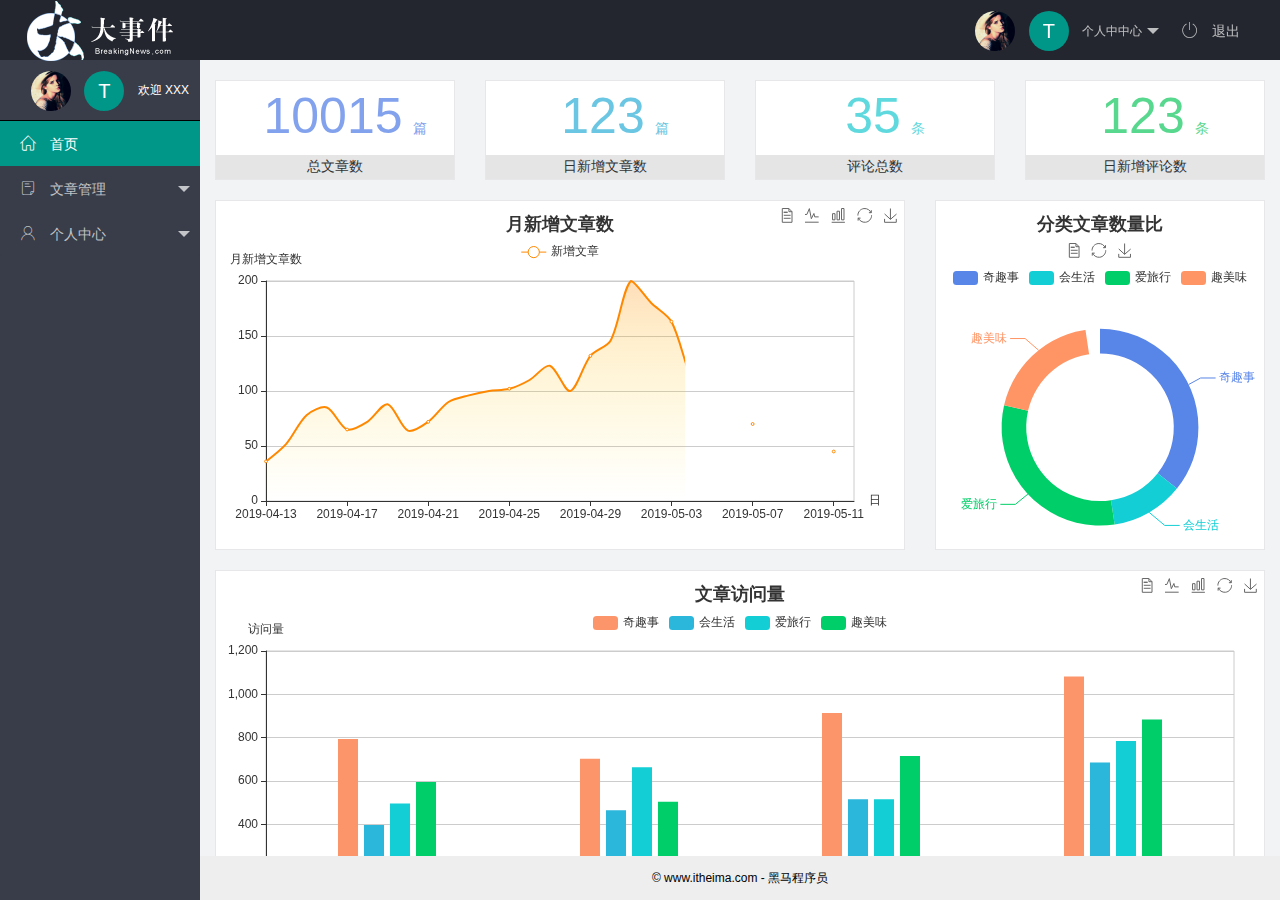
<file: index.html>
<!DOCTYPE html>
<html>

<head>
    <meta charset="utf-8">
    <meta name="viewport" content="width=device-width, initial-scale=1, maximum-scale=1">
    <title>大事件 - 主页面</title>
    <!-- 引入图标样式 -->
    <link rel="stylesheet" href="/assets/fonts/iconfont.css">
    <!-- 引入layui的css文件 -->
    <link rel="stylesheet" href="/assets/lib/layui/css/layui.css">
    <!-- 引入本页面的css -->
    <link rel="stylesheet" href="/assets/css/index.css">
</head>

<body class="layui-layout-body">
    <div class="layui-layout layui-layout-admin">
        <div class="layui-header">
            <div class="layui-logo">
                <img src="/assets/images/logo.png" alt="">
            </div>
            <!-- 头部区域（可配合layui已有的水平导航） -->
            <ul class="layui-nav layui-layout-right">
                <li class="layui-nav-item">
                    <!-- 顶部头像区域 -->
                    <a href="javascript:;" class="userinfo">
                        <img src="/assets/images/sample.jpg" class="layui-nav-img">
                        <span class="text-avatar">T</span>
                        个人中中心
                    </a>
                    <dl class="layui-nav-child">
                        <dd><a href="javascript:;">基本资料</a></dd>
                        <dd><a href="javascript:;">更换头像</a></dd>
                        <dd><a href="javascript:;">重置密码</a></dd>
                    </dl>
                </li>
                <li class="layui-nav-item">
                    <a href="javascript:;" id="btnLoginout">
                        <span class="iconfont icon-tuichu"></span>
                        退出
                    </a>
                </li>
            </ul>
        </div>

        <div class="layui-side layui-bg-black">
            <div class="layui-side-scroll">
                <!-- 侧边栏头像区域 -->
                <div class="userinfo">
                    <img src="/assets/images/sample.jpg" class="layui-nav-img">
                    <span class="text-avatar">T</span>
                    <span id="welcome">欢迎 XXX</span>
                </div>
                <!-- 左侧导航区域（可配合layui已有的垂直导航） -->
                <ul class="layui-nav layui-nav-tree" lay-filter="test">
                    <li class="layui-nav-item layui-this">
                        <a href="/home/dashboard.html" target="fm">
                            <span class="iconfont icon-home"></span>
                            首页
                        </a>
                    </li>

                    <li class="layui-nav-item">
                        <a class="" href="javascript:;">
                            <span class="iconfont icon-16"></span>
                            文章管理
                        </a>
                        <dl class="layui-nav-child">
                            <dd><a href="/article/art_cate.html" target="fm"><i
                                        class="layui-icon layui-icon-template"></i>文章类别</a></dd>
                            <dd><a id="art_list" href="/article/art_list.html" target="fm"><i
                                        class="layui-icon layui-icon-read"></i>文章列表</a></dd>
                            <dd><a href="/article/art_pub.html" target="fm"><i
                                        class="layui-icon layui-icon-survey"></i>发表文章</a></dd>
                        </dl>
                    </li>
                    <li class="layui-nav-item">
                        <a href="javascript:;">
                            <span class="iconfont icon-user"></span>
                            个人中心
                        </a>
                        <dl class="layui-nav-child">
                            <dd><a href="/user/user_info.html" target="fm"><i
                                        class="layui-icon layui-icon-note"></i>基本资料</a></dd>
                            <dd><a href="/user/user_avatar.html" target="fm"><i
                                        class="layui-icon layui-icon-fire"></i>更换头像</a></dd>
                            <dd><a href="/user/user_pwd.html" target="fm"><i
                                        class="layui-icon layui-icon-edit"></i>重置密码</a></dd>
                        </dl>
                    </li>
                </ul>
            </div>
        </div>

        <div class="layui-body">
            <!-- 内容主体区域 -->
            <iframe src="/home/dashboard.html" frameborder="0" name="fm"></iframe>
        </div>

        <div class="layui-footer">
            <!-- 底部固定区域 -->
            © www.itheima.com - 黑马程序员
        </div>
    </div>

    <!-- 引入layui的js -->
    <script src="/assets/lib/layui/layui.all.js"></script>
    <!-- 引入jQ的js -->
    <script src="/assets//lib/jquery.js"></script>
    <!-- 引入baseAPI的js -->
    <script src="/assets/js/baseAPI.js"></script>
    <!-- 引入本页面的js -->
    <script src="/assets/js/index.js"></script>
</body>

</html>
</file>
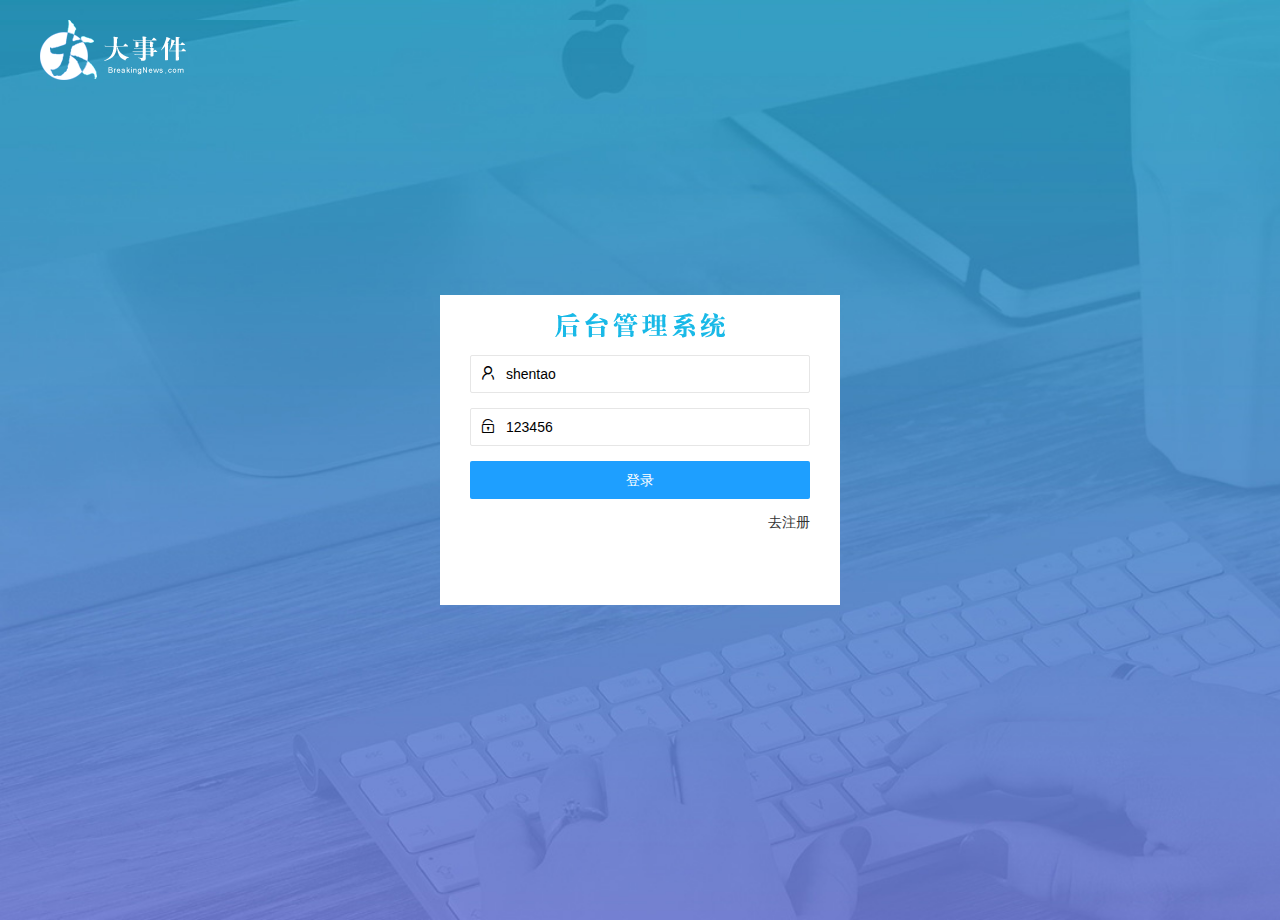
<file: login.html>
<!DOCTYPE html>
<html lang="en">

<head>
    <meta charset="UTF-8">
    <meta http-equiv="X-UA-Compatible" content="IE=edge">
    <meta name="viewport" content="width=device-width, initial-scale=1.0">
    <title>Document</title>
    <!-- 引入 layui 的样式 -->
    <link rel="stylesheet" href="/assets/lib/layui/css/layui.css">
    <!-- 引入本页面的样式 -->
    <link rel="stylesheet" href="/assets/css/login.css">
</head>

<body>
    <!-- 顶部logo -->
    <div class="layui-main header">
        <img src="/assets/images/logo.png" alt="">
    </div>

    <!-- 注册和登录盒子 -->
    <div class="loginAndReg">
        <!-- 标题 -->
        <div class="title"></div>
        <!-- 登录 -->
        <div class="login_box">
            <!-- layui-form"不能删除 -->
            <form class="layui-form" id="form_login">
                <!-- 账号 -->
                <div class="layui-form-item">
                    <i class="layui-icon layui-icon-username"></i>
                    <input type="text" name="username" required lay-verify="required" placeholder="请输入用户名"
                        autocomplete="off" class="layui-input" value="shentao">
                </div>
                <!-- 密码 -->
                <div class="layui-form-item">
                    <i class="layui-icon layui-icon-password"></i>
                    <input type="text" name="password" required lay-verify="required|pwd" placeholder="请输入密码"
                        autocomplete="off" class="layui-input" value="123456">
                </div>
                <!-- 按钮 -->
                <div class="layui-form-item">
                    <!-- 注意要加layui-btn-fluid -->
                    <button class="layui-btn layui-btn-fluid  layui-btn-normal" lay-submit
                        lay-filter="formDemo">登录</button>
                </div>
                <!-- a链接 -->
                <div class="layui-form-item links">
                    <a href="javascript:;" id="reg_link" class="">去注册</a>
                </div>
            </form>
        </div>
        <!-- 注册 -->
        <div class="reg_box" style="display: none;">
            <!-- layui-form"不能删除 -->
            <form class="layui-form" id="form_reg">
                <div class="layui-form-item">
                    <!-- 账号 -->
                    <i class="layui-icon layui-icon-username"></i>
                    <input type="text" name="username" required lay-verify="required" placeholder="请输入用户名"
                        autocomplete="off" class="layui-input">
                </div>
                <!-- 密码 -->
                <div class="layui-form-item">
                    <i class="layui-icon layui-icon-password"></i>
                    <input type="password" name="password" required lay-verify="required|pwd" placeholder="请输入密码"
                        autocomplete="off" class="layui-input">
                </div>
                <!-- 再次密码 -->
                <div class="layui-form-item">
                    <i class="layui-icon layui-icon-password"></i>
                    <input type="password" name="repassword" required lay-verify="required|pwd|repwd"
                        placeholder="再次确认密码" autocomplete="off" class="layui-input">
                </div>
                <!-- 按钮 -->
                <div class="layui-form-item">
                    <!-- 注意要加layui-btn-fluid -->
                    <button class="layui-btn layui-btn-fluid  layui-btn-normal" lay-submit
                        lay-filter="formDemo">注册</button>
                </div>
                <!-- a链接 -->
                <div class="layui-form-item links">
                    <a href="javascript:;" id="login_link">去登录</a>
                </div>
            </form>
        </div>
    </div>


    <!-- 引入layui的js，目的：校验功能 -->
    <script src="/assets/lib/layui/layui.all.js"></script>
    <!-- 引入jQ文件 -->
    <script src="/assets/lib/jquery.js"></script>
    <!-- 导入url过滤器，写在jq的js文件的前面，需在本页面之前 -->
    <script src="/assets/js/baseAPI.js"></script>
    <!-- 引入本页页面的js -->
    <script src="/assets/js/login.js"></script>
</body>

</html>
</file>
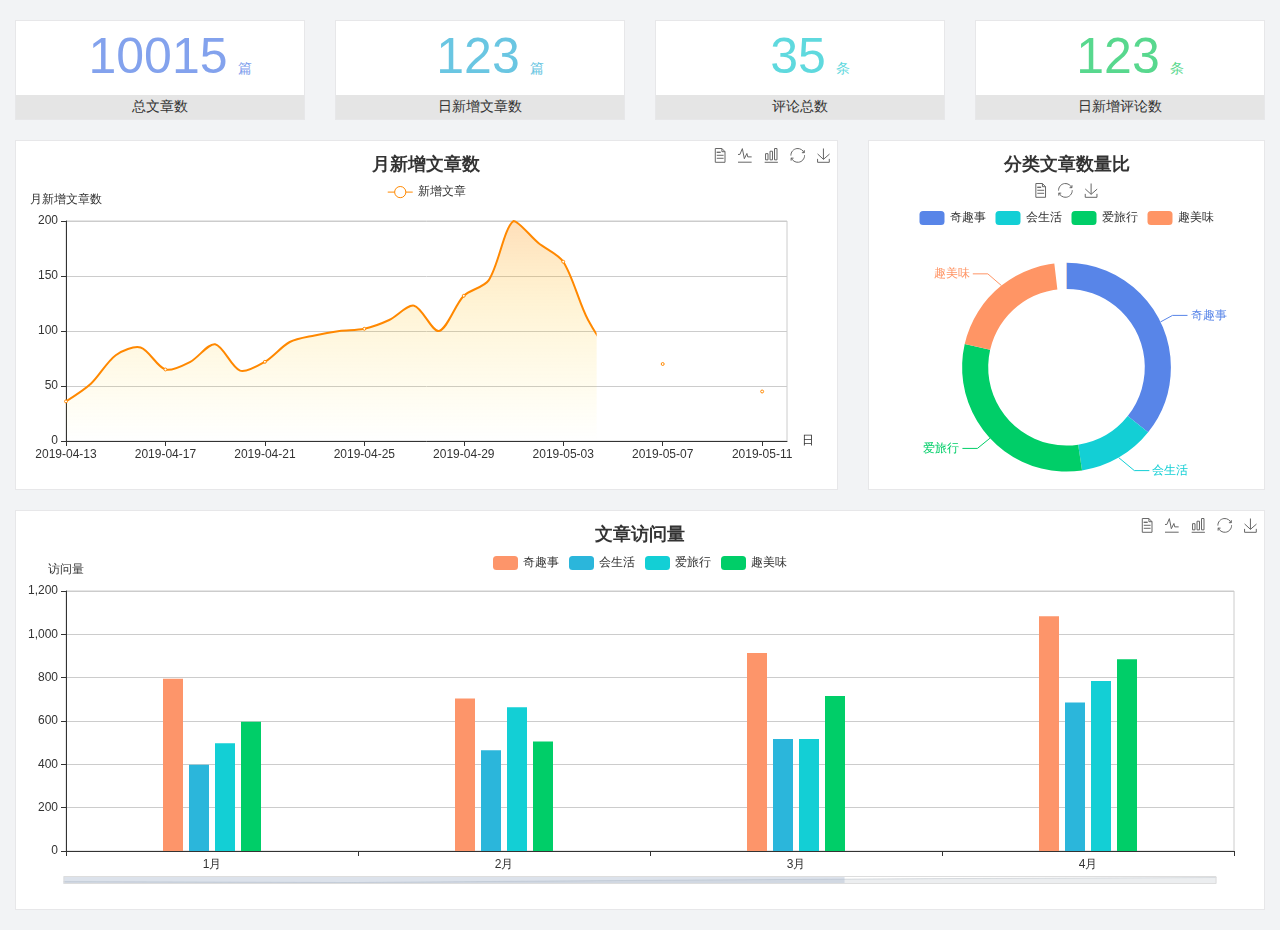
<file: home/dashboard.html>
<!DOCTYPE html>
<html lang="en">

<head>
  <meta charset="UTF-8">
  <meta name="viewport" content="width=device-width, initial-scale=1.0">
  <meta http-equiv="X-UA-Compatible" content="ie=edge">
  <title>图表统计</title>
  <link rel="stylesheet" href="../assets/lib/bootstrap.css" />
  <link rel="stylesheet" href="../assets/lib/main.css" />
  <script src="../assets/lib/jquery.js"></script>
  <script type="text/javascript" src="../assets/lib/echarts.min.js"></script>
</head>


<body>
  <div class="container-fluid">
    <div class="row spannel_list">
      <div class="col-sm-3 col-xs-6">
        <div class="spannel">
          <em>10015</em><span>篇</span>
          <b>总文章数</b>
        </div>
      </div>
      <div class="col-sm-3 col-xs-6">
        <div class="spannel scolor01">
          <em>123</em><span>篇</span>
          <b>日新增文章数</b>
        </div>
      </div>
      <div class="col-sm-3 col-xs-6">
        <div class="spannel scolor02">
          <em>35</em><span>条</span>
          <b>评论总数</b>
        </div>
      </div>
      <div class="col-sm-3 col-xs-6">
        <div class="spannel scolor03">
          <em>123</em><span>条</span>
          <b>日新增评论数</b>
        </div>
      </div>
    </div>
  </div>

  <div class="container-fluid">
    <div class="row curve-pie">
      <div class="col-lg-8 col-md-8">
        <div class="gragh_pannel" id="curve_show"></div>
      </div>
      <div class="col-lg-4 col-md-4">
        <div class="gragh_pannel" id="pie_show"></div>
      </div>
    </div>
  </div>

  <div class="container-fluid">
    <div class="column_pannel" id="column_show"></div>
  </div>

  <script>
    var oChart = echarts.init(document.getElementById('curve_show'));
    var aList_all = [
      { 'count': 36, 'date': '2019-04-13' },
      { 'count': 52, 'date': '2019-04-14' },
      { 'count': 78, 'date': '2019-04-15' },
      { 'count': 85, 'date': '2019-04-16' },
      { 'count': 65, 'date': '2019-04-17' },
      { 'count': 72, 'date': '2019-04-18' },
      { 'count': 88, 'date': '2019-04-19' },
      { 'count': 64, 'date': '2019-04-20' },
      { 'count': 72, 'date': '2019-04-21' },
      { 'count': 90, 'date': '2019-04-22' },
      { 'count': 96, 'date': '2019-04-23' },
      { 'count': 100, 'date': '2019-04-24' },
      { 'count': 102, 'date': '2019-04-25' },
      { 'count': 110, 'date': '2019-04-26' },
      { 'count': 123, 'date': '2019-04-27' },
      { 'count': 100, 'date': '2019-04-28' },
      { 'count': 132, 'date': '2019-04-29' },
      { 'count': 146, 'date': '2019-04-30' },
      { 'count': 200, 'date': '2019-05-01' },
      { 'count': 180, 'date': '2019-05-02' },
      { 'count': 163, 'date': '2019-05-03' },
      { 'count': 110, 'date': '2019-05-04' },
      { 'count': 80, 'date': '2019-05-05' },
      { 'count': 82, 'date': '2019-05-06' },
      { 'count': 70, 'date': '2019-05-07' },
      { 'count': 65, 'date': '2019-05-08' },
      { 'count': 54, 'date': '2019-05-09' },
      { 'count': 40, 'date': '2019-05-10' },
      { 'count': 45, 'date': '2019-05-11' },
      { 'count': 38, 'date': '2019-05-12' },
    ];

    let aCount = [];
    let aDate = [];

    for (var i = 0; i < aList_all.length; i++) {
      aCount.push(aList_all[i].count);
      aDate.push(aList_all[i].date);
    }

    var chartopt = {
      title: {
        text: '月新增文章数',
        left: 'center',
        top: '10'
      },
      tooltip: {
        trigger: 'axis'
      },
      legend: {
        data: ['新增文章'],
        top: '40'
      },
      toolbox: {
        show: true,
        feature: {
          mark: { show: true },
          dataView: { show: true, readOnly: false },
          magicType: { show: true, type: ['line', 'bar'] },
          restore: { show: true },
          saveAsImage: { show: true }
        }
      },
      calculable: true,
      xAxis: [
        {
          name: '日',
          type: 'category',
          boundaryGap: false,
          data: aDate
        }
      ],
      yAxis: [
        {
          name: '月新增文章数',
          type: 'value'
        }
      ],
      series: [
        {
          name: '新增文章',
          type: 'line',
          smooth: true,
          itemStyle: { normal: { areaStyle: { type: 'default' }, color: '#f80' }, lineStyle: { color: '#f80' } },
          data: aCount
        }],
      areaStyle: {
        normal: {
          color: new echarts.graphic.LinearGradient(0, 0, 0, 1, [{
            offset: 0,
            color: 'rgba(255,136,0,0.39)'
          }, {
            offset: .34,
            color: 'rgba(255,180,0,0.25)'
          }, {
            offset: 1,
            color: 'rgba(255,222,0,0.00)'
          }])

        }
      },
      grid: {
        show: true,
        x: 50,
        x2: 50,
        y: 80,
        height: 220
      }
    };

    oChart.setOption(chartopt);


    var oPie = echarts.init(document.getElementById('pie_show'));
    var oPieopt =
    {
      title: {
        top: 10,
        text: '分类文章数量比',
        x: 'center'
      },
      tooltip: {
        trigger: 'item',
        formatter: "{a} <br/>{b} : {c} ({d}%)"
      },
      color: ['#5885e8', '#13cfd5', '#00ce68', '#ff9565'],
      legend: {
        x: 'center',
        top: 65,
        data: ['奇趣事', '会生活', '爱旅行', '趣美味']
      },
      toolbox: {
        show: true,
        x: 'center',
        top: 35,
        feature: {
          mark: { show: true },
          dataView: { show: true, readOnly: false },
          magicType: {
            show: true,
            type: ['pie', 'funnel'],
            option: {
              funnel: {
                x: '25%',
                width: '50%',
                funnelAlign: 'left',
                max: 1548
              }
            }
          },
          restore: { show: true },
          saveAsImage: { show: true }
        }
      },
      calculable: true,
      series: [
        {
          name: '访问来源',
          type: 'pie',
          radius: ['45%', '60%'],
          center: ['50%', '65%'],
          data: [
            { value: 300, name: '奇趣事' },
            { value: 100, name: '会生活' },
            { value: 260, name: '爱旅行' },
            { value: 180, name: '趣美味' }
          ]
        }
      ]
    };
    oPie.setOption(oPieopt);



    var oColumn = this.echarts.init(document.getElementById('column_show'));
    var oColumnopt =
    {
      title: {
        text: '文章访问量',
        left: 'center',
        top: '10'
      },
      tooltip: {
        trigger: 'axis'
      },
      legend: {
        data: ['奇趣事', '会生活', '爱旅行', '趣美味'],
        top: '40'
      },
      toolbox: {
        show: true,
        feature: {
          mark: { show: true },
          dataView: { show: true, readOnly: false },
          magicType: { show: true, type: ['line', 'bar'] },
          restore: { show: true },
          saveAsImage: { show: true }
        }
      },
      calculable: true,
      xAxis: [
        {
          type: 'category',
          data: ['1月', '2月', '3月', '4月', '5月']
        }
      ],
      yAxis: [
        {
          name: '访问量',
          type: 'value'
        }
      ],
      series: [
        {
          name: '奇趣事',
          type: 'bar',
          barWidth: 20,
          itemStyle: {
            normal: { areaStyle: { type: 'default' }, color: '#fd956a' }
          },
          data: [800, 708, 920, 1090, 1200]
        },
        {
          name: '会生活',
          type: 'bar',
          barWidth: 20,
          itemStyle: {
            normal: { areaStyle: { type: 'default' }, color: '#2bb6db' }
          },
          data: [400, 468, 520, 690, 800]
        },
        {
          name: '爱旅行',
          type: 'bar',
          barWidth: 20,
          itemStyle: {
            normal: { areaStyle: { type: 'default' }, color: '#13cfd5' }
          },
          data: [500, 668, 520, 790, 900]
        },
        {
          name: '趣美味',
          type: 'bar',
          barWidth: 20,
          itemStyle: {
            normal: { areaStyle: { type: 'default' }, color: '#00ce68' }
          },
          data: [600, 508, 720, 890, 1000]
        }
      ],
      grid: {
        show: true,
        x: 50,
        x2: 30,
        y: 80,
        height: 260
      },
      dataZoom: [//给x轴设置滚动条
        {
          start: 0,//默认为0
          end: 100 - 1000 / 31,//默认为100
          type: 'slider',
          show: true,
          xAxisIndex: [0],
          handleSize: 0,//滑动条的 左右2个滑动条的大小
          height: 8,//组件高度
          left: 45, //左边的距离
          right: 50,//右边的距离
          bottom: 26,//右边的距离
          handleColor: '#ddd',//h滑动图标的颜色
          handleStyle: {
            borderColor: "#cacaca",
            borderWidth: "1",
            shadowBlur: 2,
            background: "#ddd",
            shadowColor: "#ddd",
          }
        }]
    };
    oColumn.setOption(oColumnopt);
  </script>
</body>

</html>
</file>
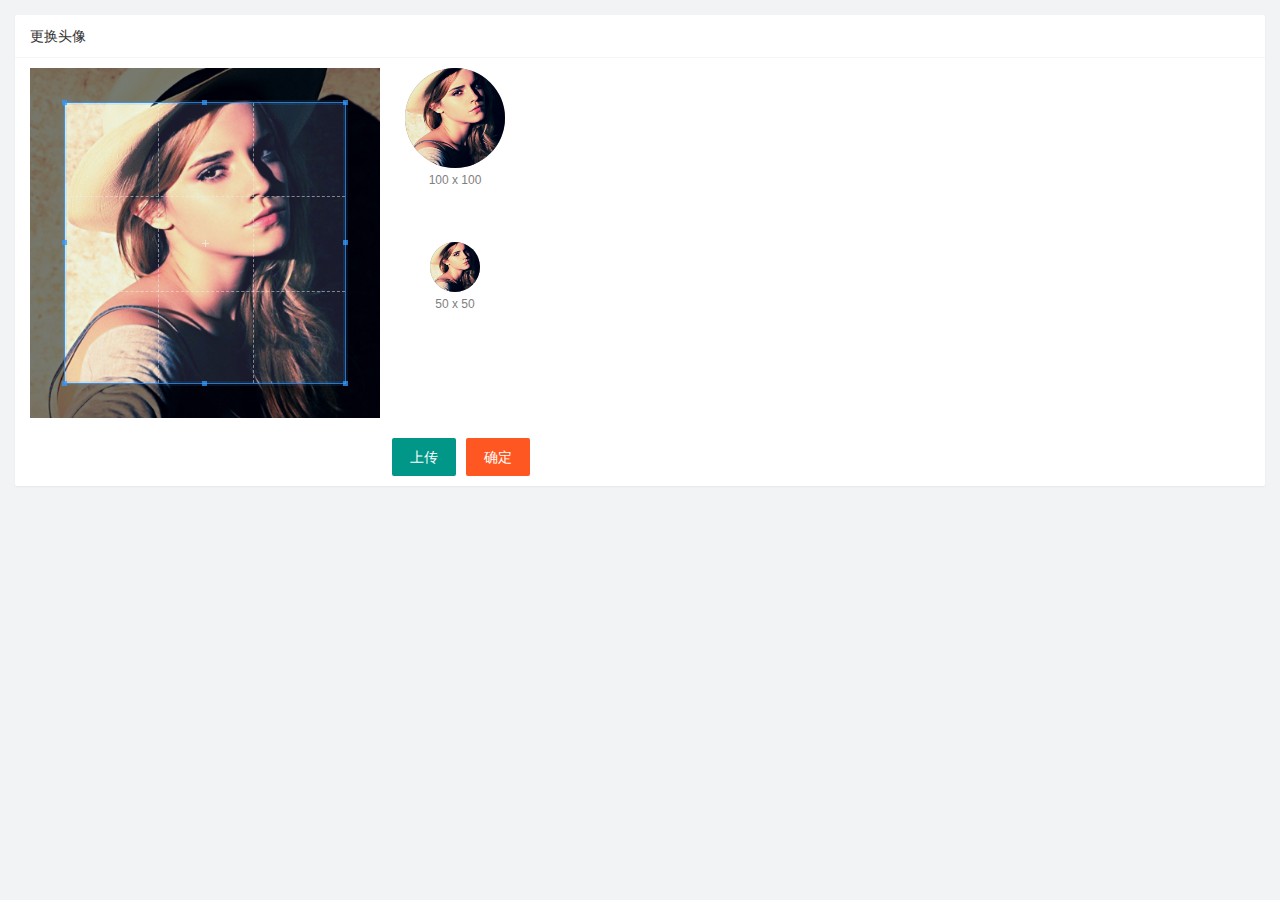
<file: user/user_avatar.html>
<!DOCTYPE html>
<html lang="en">

<head>
    <meta charset="UTF-8">
    <meta http-equiv="X-UA-Compatible" content="IE=edge">
    <meta name="viewport" content="width=device-width, initial-scale=1.0">
    <title>Document</title>
    <!-- 引入样式 -->
    <link rel="stylesheet" href="/assets/lib/layui/css/layui.css">
    <link rel="stylesheet" href="/assets/lib/cropper/cropper.css">
    <link rel="stylesheet" href="/assets/css/user/user_avatar.css">
</head>

<body>
    <!-- 卡片区域 -->
    <div class="layui-card">
        <div class="layui-card-header">更换头像</div>
        <div class="layui-card-body">
            <!-- 第一行的图片裁剪和预览区域 -->
            <div class="row1">
                <!-- 图片裁剪区域 -->
                <div class="cropper-box">
                    <!-- 这个 img 标签很重要，将来会把它初始化为裁剪区域 -->
                    <img id="image" src="/assets/images/sample.jpg" />
                </div>
                <!-- 图片的预览区域 -->
                <div class="preview-box">
                    <div>
                        <!-- 宽高为 100px 的预览区域 -->
                        <div class="img-preview w100"></div>
                        <p class="size">100 x 100</p>
                    </div>
                    <div>
                        <!-- 宽高为 50px 的预览区域 -->
                        <div class="img-preview w50"></div>
                        <p class="size">50 x 50</p>
                    </div>
                </div>
            </div>

            <!-- 第二行的按钮区域 -->
            <div class="row2">
                <!-- accept设置文件类型 -->
                <input style="display: none;" type="file" id="file" accept="image/png,image/jpeg,image/jpg">
                <button id="btnChooseImage" type="button" class="layui-btn">上传</button>
                <button id="btnUpload" type="button" class="layui-btn layui-btn-danger">确定</button>
            </div>
        </div>
    </div>
    <!-- layui，jq，baseAPI的js文件，和本页面的js文件 -->
    <script src="/assets/lib/layui/layui.all.js"></script>
    <script src="/assets/lib/jquery.js"></script>
    <!-- 导入cropper所需文件 -->
    <script src="/assets/lib/cropper/Cropper.js"></script>
    <script src="/assets/lib/cropper/jquery-cropper.js"></script>
    <script src="/assets/js/baseAPI.js"></script>
    <script src="/assets/js/user/user_avatar.js"></script>
</body>

</html>
</file>
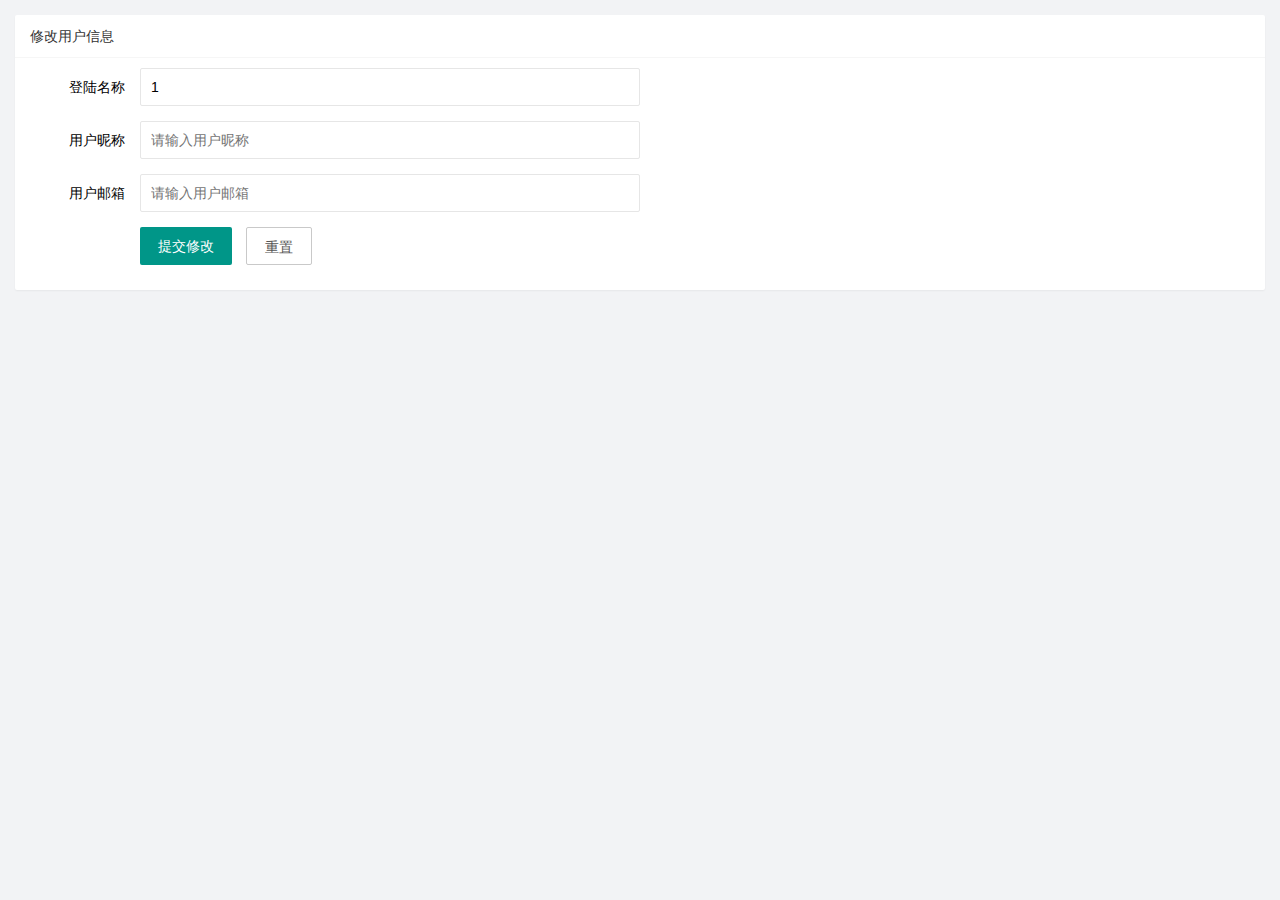
<file: user/user_info.html>
<!DOCTYPE html>
<html lang="en">

<head>
    <meta charset="UTF-8">
    <meta http-equiv="X-UA-Compatible" content="IE=edge">
    <meta name="viewport" content="width=device-width, initial-scale=1.0">
    <title>Document</title>
    <!-- 引入样式 -->
    <link rel="stylesheet" href="/assets/lib/layui/css/layui.css">
    <link rel="stylesheet" href="/assets/css/user/user_info.css">
</head>

<body>
    <!-- 卡片区域 -->
    <div class="layui-card">
        <div class="layui-card-header">修改用户信息</div>
        <div class="layui-card-body">
            <form class="layui-form" lay-filter="formUserInfo">
                <!-- 登录名称 -->
                <div class="layui-form-item">
                    <!-- 隐藏域保存id -->
                    <input type="hidden" name="id">
                    <label class="layui-form-label">登陆名称</label>
                    <div class="layui-input-block">
                        <input type="text" name="username" readonly required lay-verify="required" autocomplete="off"
                            class="layui-input" value="1">
                    </div>
                </div>
                <!-- 用户名 -->
                <div class="layui-form-item">
                    <label class="layui-form-label">用户昵称</label>
                    <div class="layui-input-block">
                        <input type="text" name="nickname" required lay-verify="required|nickname" placeholder="请输入用户昵称"
                            autocomplete="off" class="layui-input">
                    </div>
                </div>
                <!-- 用户邮箱 -->
                <div class="layui-form-item">
                    <label class="layui-form-label">用户邮箱</label>
                    <div class="layui-input-block">
                        <input type="text" name="email" required lay-verify="required|email" placeholder="请输入用户邮箱"
                            autocomplete="off" class="layui-input">
                    </div>
                </div>
                <!-- 按钮 -->
                <div class="layui-form-item">
                    <div class="layui-input-block">
                        <button class="layui-btn" lay-submit lay-filter="formDemo">提交修改</button>
                        <button id="btnReset" type="reset" class="layui-btn layui-btn-primary">重置</button>
                    </div>
                </div>
            </form>
        </div>
    </div>
    <!-- layui，jq，baseAPI的js文件，和本页面的js文件 -->
    <script src="/assets/lib/layui/layui.all.js"></script>
    <script src="/assets/lib/jquery.js"></script>
    <script src="/assets/js/baseAPI.js"></script>
    <script src="/assets/js/user/user_info.js"></script>
</body>

</html>
</file>
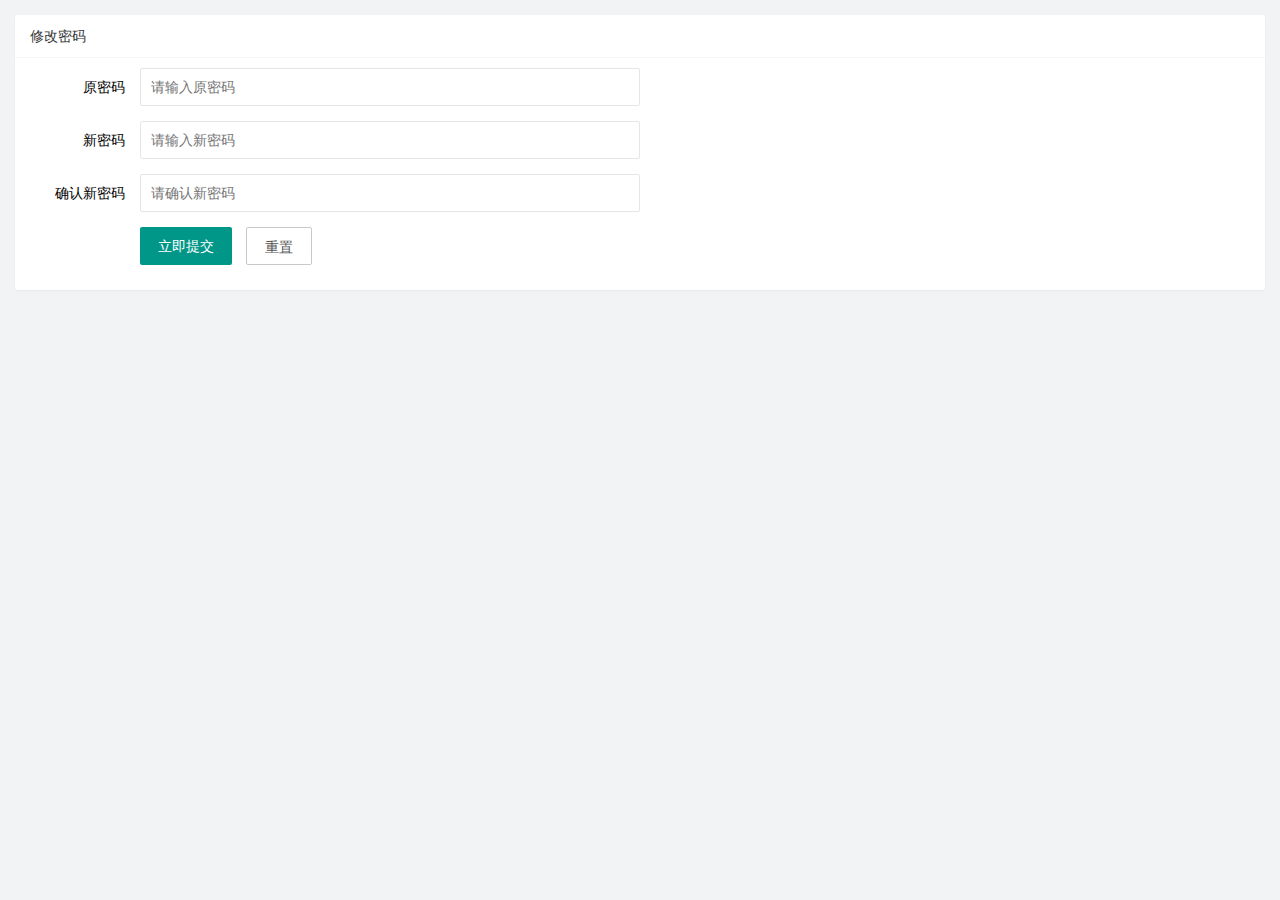
<file: user/user_pwd.html>
<!DOCTYPE html>
<html lang="en">

<head>
    <meta charset="UTF-8">
    <meta http-equiv="X-UA-Compatible" content="IE=edge">
    <meta name="viewport" content="width=device-width, initial-scale=1.0">
    <title>Document</title>
    <!-- 引入样式 -->
    <link rel="stylesheet" href="/assets/lib/layui/css/layui.css">
    <link rel="stylesheet" href="/assets/css/user/user_pwd.css">
</head>

<body>
    <!-- 卡片区域 -->
    <div class="layui-card">
        <div class="layui-card-header">修改密码</div>
        <div class="layui-card-body">
            <!-- 修改密码区域 -->
            <form class="layui-form" action="">
                <!-- 原密码 -->
                <div class="layui-form-item">
                    <label class="layui-form-label">原密码</label>
                    <div class="layui-input-block">
                        <input type="text" name="oldPwd" required lay-verify="required|pwd" placeholder="请输入原密码"
                            autocomplete="off" class="layui-input">
                    </div>
                </div>
                <!-- 新密码 -->
                <div class="layui-form-item">
                    <label class="layui-form-label">新密码</label>
                    <div class="layui-input-block">
                        <input type="text" name="newPwd" required lay-verify="required|pwd|samePwd" placeholder="请输入新密码"
                            autocomplete="off" class="layui-input">
                    </div>
                </div>
                <!-- 确认新密码 -->
                <div class="layui-form-item">
                    <label class="layui-form-label">确认新密码</label>
                    <div class="layui-input-block">
                        <input type="text" name="rePwd" required lay-verify="required|pwd|rePwd" placeholder="请确认新密码"
                            autocomplete="off" class="layui-input">
                    </div>
                </div>
                <!-- 按钮 -->
                <div class="layui-form-item">
                    <div class="layui-input-block">
                        <button class="layui-btn" lay-submit lay-filter="formDemo">立即提交</button>
                        <button id="btnReset" type="reset" class="layui-btn layui-btn-primary">重置</button>
                    </div>
                </div>
            </form>
        </div>
    </div>
    <!-- layui，jq，baseAPI的js文件，和本页面的js文件 -->
    <script src="/assets/lib/layui/layui.all.js"></script>
    <script src="/assets/lib/jquery.js"></script>
    <script src="/assets/js/baseAPI.js"></script>
    <script src="/assets/js/user/user_pwd.js"></script>
</body>

</html>
</file>
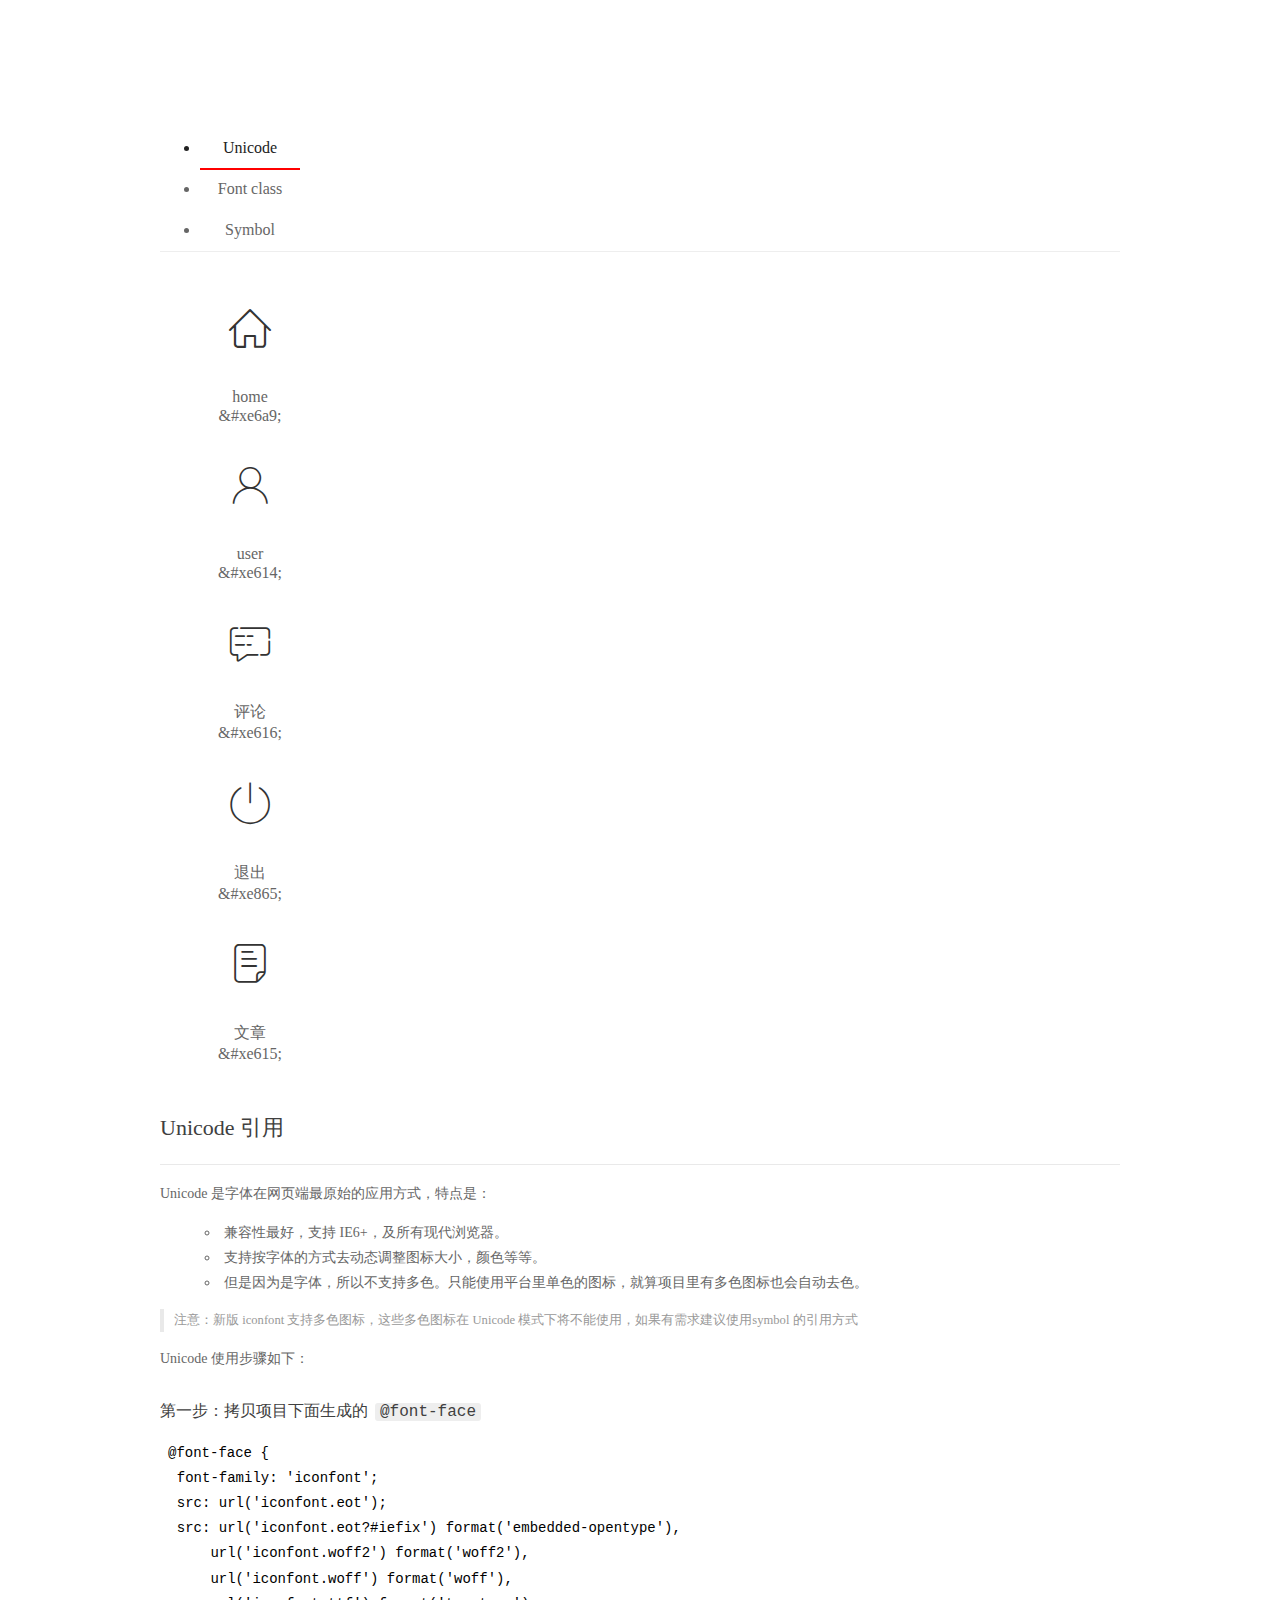
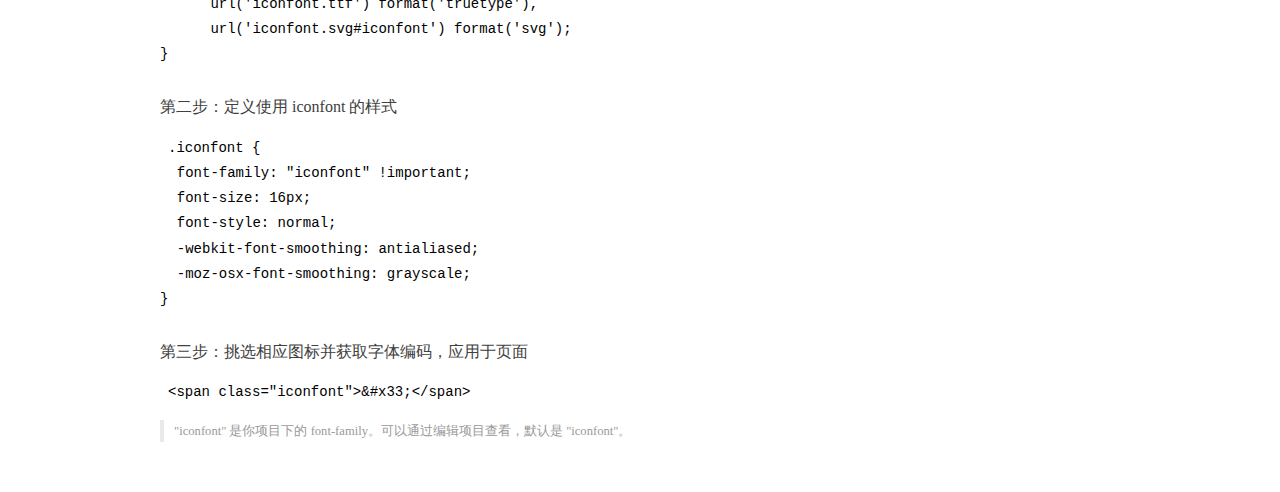
<file: assets/fonts/demo_index.html>
<!DOCTYPE html>
<html>
<head>
  <meta charset="utf-8"/>
  <title>IconFont Demo</title>
  <link rel="shortcut icon" href="https://gtms04.alicdn.com/tps/i4/TB1_oz6GVXXXXaFXpXXJDFnIXXX-64-64.ico" type="image/x-icon"/>
  <link rel="stylesheet" href="https://g.alicdn.com/thx/cube/1.3.2/cube.min.css">
  <link rel="stylesheet" href="demo.css">
  <link rel="stylesheet" href="iconfont.css">
  <script src="iconfont.js"></script>
  <!-- jQuery -->
  <script src="https://a1.alicdn.com/oss/uploads/2018/12/26/7bfddb60-08e8-11e9-9b04-53e73bb6408b.js"></script>
  <!-- 代码高亮 -->
  <script src="https://a1.alicdn.com/oss/uploads/2018/12/26/a3f714d0-08e6-11e9-8a15-ebf944d7534c.js"></script>
</head>
<body>
  <div class="main">
    <h1 class="logo"><a href="https://www.iconfont.cn/" title="iconfont 首页" target="_blank">&#xe86b;</a></h1>
    <div class="nav-tabs">
      <ul id="tabs" class="dib-box">
        <li class="dib active"><span>Unicode</span></li>
        <li class="dib"><span>Font class</span></li>
        <li class="dib"><span>Symbol</span></li>
      </ul>
      
    </div>
    <div class="tab-container">
      <div class="content unicode" style="display: block;">
          <ul class="icon_lists dib-box">
          
            <li class="dib">
              <span class="icon iconfont">&#xe6a9;</span>
                <div class="name">home</div>
                <div class="code-name">&amp;#xe6a9;</div>
              </li>
          
            <li class="dib">
              <span class="icon iconfont">&#xe614;</span>
                <div class="name">user</div>
                <div class="code-name">&amp;#xe614;</div>
              </li>
          
            <li class="dib">
              <span class="icon iconfont">&#xe616;</span>
                <div class="name">评论</div>
                <div class="code-name">&amp;#xe616;</div>
              </li>
          
            <li class="dib">
              <span class="icon iconfont">&#xe865;</span>
                <div class="name">退出</div>
                <div class="code-name">&amp;#xe865;</div>
              </li>
          
            <li class="dib">
              <span class="icon iconfont">&#xe615;</span>
                <div class="name">文章</div>
                <div class="code-name">&amp;#xe615;</div>
              </li>
          
          </ul>
          <div class="article markdown">
          <h2 id="unicode-">Unicode 引用</h2>
          <hr>

          <p>Unicode 是字体在网页端最原始的应用方式，特点是：</p>
          <ul>
            <li>兼容性最好，支持 IE6+，及所有现代浏览器。</li>
            <li>支持按字体的方式去动态调整图标大小，颜色等等。</li>
            <li>但是因为是字体，所以不支持多色。只能使用平台里单色的图标，就算项目里有多色图标也会自动去色。</li>
          </ul>
          <blockquote>
            <p>注意：新版 iconfont 支持多色图标，这些多色图标在 Unicode 模式下将不能使用，如果有需求建议使用symbol 的引用方式</p>
          </blockquote>
          <p>Unicode 使用步骤如下：</p>
          <h3 id="-font-face">第一步：拷贝项目下面生成的 <code>@font-face</code></h3>
<pre><code class="language-css"
>@font-face {
  font-family: 'iconfont';
  src: url('iconfont.eot');
  src: url('iconfont.eot?#iefix') format('embedded-opentype'),
      url('iconfont.woff2') format('woff2'),
      url('iconfont.woff') format('woff'),
      url('iconfont.ttf') format('truetype'),
      url('iconfont.svg#iconfont') format('svg');
}
</code></pre>
          <h3 id="-iconfont-">第二步：定义使用 iconfont 的样式</h3>
<pre><code class="language-css"
>.iconfont {
  font-family: "iconfont" !important;
  font-size: 16px;
  font-style: normal;
  -webkit-font-smoothing: antialiased;
  -moz-osx-font-smoothing: grayscale;
}
</code></pre>
          <h3 id="-">第三步：挑选相应图标并获取字体编码，应用于页面</h3>
<pre>
<code class="language-html"
>&lt;span class="iconfont"&gt;&amp;#x33;&lt;/span&gt;
</code></pre>
          <blockquote>
            <p>"iconfont" 是你项目下的 font-family。可以通过编辑项目查看，默认是 "iconfont"。</p>
          </blockquote>
          </div>
      </div>
      <div class="content font-class">
        <ul class="icon_lists dib-box">
          
          <li class="dib">
            <span class="icon iconfont icon-home"></span>
            <div class="name">
              home
            </div>
            <div class="code-name">.icon-home
            </div>
          </li>
          
          <li class="dib">
            <span class="icon iconfont icon-user"></span>
            <div class="name">
              user
            </div>
            <div class="code-name">.icon-user
            </div>
          </li>
          
          <li class="dib">
            <span class="icon iconfont icon-pinglun"></span>
            <div class="name">
              评论
            </div>
            <div class="code-name">.icon-pinglun
            </div>
          </li>
          
          <li class="dib">
            <span class="icon iconfont icon-tuichu"></span>
            <div class="name">
              退出
            </div>
            <div class="code-name">.icon-tuichu
            </div>
          </li>
          
          <li class="dib">
            <span class="icon iconfont icon-16"></span>
            <div class="name">
              文章
            </div>
            <div class="code-name">.icon-16
            </div>
          </li>
          
        </ul>
        <div class="article markdown">
        <h2 id="font-class-">font-class 引用</h2>
        <hr>

        <p>font-class 是 Unicode 使用方式的一种变种，主要是解决 Unicode 书写不直观，语意不明确的问题。</p>
        <p>与 Unicode 使用方式相比，具有如下特点：</p>
        <ul>
          <li>兼容性良好，支持 IE8+，及所有现代浏览器。</li>
          <li>相比于 Unicode 语意明确，书写更直观。可以很容易分辨这个 icon 是什么。</li>
          <li>因为使用 class 来定义图标，所以当要替换图标时，只需要修改 class 里面的 Unicode 引用。</li>
          <li>不过因为本质上还是使用的字体，所以多色图标还是不支持的。</li>
        </ul>
        <p>使用步骤如下：</p>
        <h3 id="-fontclass-">第一步：引入项目下面生成的 fontclass 代码：</h3>
<pre><code class="language-html">&lt;link rel="stylesheet" href="./iconfont.css"&gt;
</code></pre>
        <h3 id="-">第二步：挑选相应图标并获取类名，应用于页面：</h3>
<pre><code class="language-html">&lt;span class="iconfont icon-xxx"&gt;&lt;/span&gt;
</code></pre>
        <blockquote>
          <p>"
            iconfont" 是你项目下的 font-family。可以通过编辑项目查看，默认是 "iconfont"。</p>
        </blockquote>
      </div>
      </div>
      <div class="content symbol">
          <ul class="icon_lists dib-box">
          
            <li class="dib">
                <svg class="icon svg-icon" aria-hidden="true">
                  <use xlink:href="#icon-home"></use>
                </svg>
                <div class="name">home</div>
                <div class="code-name">#icon-home</div>
            </li>
          
            <li class="dib">
                <svg class="icon svg-icon" aria-hidden="true">
                  <use xlink:href="#icon-user"></use>
                </svg>
                <div class="name">user</div>
                <div class="code-name">#icon-user</div>
            </li>
          
            <li class="dib">
                <svg class="icon svg-icon" aria-hidden="true">
                  <use xlink:href="#icon-pinglun"></use>
                </svg>
                <div class="name">评论</div>
                <div class="code-name">#icon-pinglun</div>
            </li>
          
            <li class="dib">
                <svg class="icon svg-icon" aria-hidden="true">
                  <use xlink:href="#icon-tuichu"></use>
                </svg>
                <div class="name">退出</div>
                <div class="code-name">#icon-tuichu</div>
            </li>
          
            <li class="dib">
                <svg class="icon svg-icon" aria-hidden="true">
                  <use xlink:href="#icon-16"></use>
                </svg>
                <div class="name">文章</div>
                <div class="code-name">#icon-16</div>
            </li>
          
          </ul>
          <div class="article markdown">
          <h2 id="symbol-">Symbol 引用</h2>
          <hr>

          <p>这是一种全新的使用方式，应该说这才是未来的主流，也是平台目前推荐的用法。相关介绍可以参考这篇<a href="">文章</a>
            这种用法其实是做了一个 SVG 的集合，与另外两种相比具有如下特点：</p>
          <ul>
            <li>支持多色图标了，不再受单色限制。</li>
            <li>通过一些技巧，支持像字体那样，通过 <code>font-size</code>, <code>color</code> 来调整样式。</li>
            <li>兼容性较差，支持 IE9+，及现代浏览器。</li>
            <li>浏览器渲染 SVG 的性能一般，还不如 png。</li>
          </ul>
          <p>使用步骤如下：</p>
          <h3 id="-symbol-">第一步：引入项目下面生成的 symbol 代码：</h3>
<pre><code class="language-html">&lt;script src="./iconfont.js"&gt;&lt;/script&gt;
</code></pre>
          <h3 id="-css-">第二步：加入通用 CSS 代码（引入一次就行）：</h3>
<pre><code class="language-html">&lt;style&gt;
.icon {
  width: 1em;
  height: 1em;
  vertical-align: -0.15em;
  fill: currentColor;
  overflow: hidden;
}
&lt;/style&gt;
</code></pre>
          <h3 id="-">第三步：挑选相应图标并获取类名，应用于页面：</h3>
<pre><code class="language-html">&lt;svg class="icon" aria-hidden="true"&gt;
  &lt;use xlink:href="#icon-xxx"&gt;&lt;/use&gt;
&lt;/svg&gt;
</code></pre>
          </div>
      </div>

    </div>
  </div>
  <script>
  $(document).ready(function () {
      $('.tab-container .content:first').show()

      $('#tabs li').click(function (e) {
        var tabContent = $('.tab-container .content')
        var index = $(this).index()

        if ($(this).hasClass('active')) {
          return
        } else {
          $('#tabs li').removeClass('active')
          $(this).addClass('active')

          tabContent.hide().eq(index).fadeIn()
        }
      })
    })
  </script>
</body>
</html>
</file>
<file: assets/fonts/iconfont.css>
@font-face {font-family: "iconfont";
  src: url('iconfont.eot?t=1576139966484'); /* IE9 */
  src: url('iconfont.eot?t=1576139966484#iefix') format('embedded-opentype'), /* IE6-IE8 */
  url('[data-uri]') format('woff2'),
  url('iconfont.woff?t=1576139966484') format('woff'),
  url('iconfont.ttf?t=1576139966484') format('truetype'), /* chrome, firefox, opera, Safari, Android, iOS 4.2+ */
  url('iconfont.svg?t=1576139966484#iconfont') format('svg'); /* iOS 4.1- */
}

.iconfont {
  font-family: "iconfont" !important;
  font-size: 16px;
  font-style: normal;
  -webkit-font-smoothing: antialiased;
  -moz-osx-font-smoothing: grayscale;
}

.icon-home:before {
  content: "\e6a9";
}

.icon-user:before {
  content: "\e614";
}

.icon-pinglun:before {
  content: "\e616";
}

.icon-tuichu:before {
  content: "\e865";
}

.icon-16:before {
  content: "\e615";
}
</file>
<file: assets/lib/layui/css/layui.css>
/** layui-v2.5.5 MIT License By https://www.layui.com */
 .layui-inline,img{display:inline-block;vertical-align:middle}h1,h2,h3,h4,h5,h6{font-weight:400}.layui-edge,.layui-header,.layui-inline,.layui-main{position:relative}.layui-body,.layui-edge,.layui-elip{overflow:hidden}.layui-btn,.layui-edge,.layui-inline,img{vertical-align:middle}.layui-btn,.layui-disabled,.layui-icon,.layui-unselect{-moz-user-select:none;-webkit-user-select:none;-ms-user-select:none}.layui-elip,.layui-form-checkbox span,.layui-form-pane .layui-form-label{text-overflow:ellipsis;white-space:nowrap}.layui-breadcrumb,.layui-tree-btnGroup{visibility:hidden}blockquote,body,button,dd,div,dl,dt,form,h1,h2,h3,h4,h5,h6,input,li,ol,p,pre,td,textarea,th,ul{margin:0;padding:0;-webkit-tap-highlight-color:rgba(0,0,0,0)}a:active,a:hover{outline:0}img{border:none}li{list-style:none}table{border-collapse:collapse;border-spacing:0}h4,h5,h6{font-size:100%}button,input,optgroup,option,select,textarea{font-family:inherit;font-size:inherit;font-style:inherit;font-weight:inherit;outline:0}pre{white-space:pre-wrap;white-space:-moz-pre-wrap;white-space:-pre-wrap;white-space:-o-pre-wrap;word-wrap:break-word}body{line-height:24px;font:14px Helvetica Neue,Helvetica,PingFang SC,Tahoma,Arial,sans-serif}hr{height:1px;margin:10px 0;border:0;clear:both}a{color:#333;text-decoration:none}a:hover{color:#777}a cite{font-style:normal;*cursor:pointer}.layui-border-box,.layui-border-box *{box-sizing:border-box}.layui-box,.layui-box *{box-sizing:content-box}.layui-clear{clear:both;*zoom:1}.layui-clear:after{content:'\20';clear:both;*zoom:1;display:block;height:0}.layui-inline{*display:inline;*zoom:1}.layui-edge{display:inline-block;width:0;height:0;border-width:6px;border-style:dashed;border-color:transparent}.layui-edge-top{top:-4px;border-bottom-color:#999;border-bottom-style:solid}.layui-edge-right{border-left-color:#999;border-left-style:solid}.layui-edge-bottom{top:2px;border-top-color:#999;border-top-style:solid}.layui-edge-left{border-right-color:#999;border-right-style:solid}.layui-disabled,.layui-disabled:hover{color:#d2d2d2!important;cursor:not-allowed!important}.layui-circle{border-radius:100%}.layui-show{display:block!important}.layui-hide{display:none!important}@font-face{font-family:layui-icon;src:url(../font/iconfont.eot?v=250);src:url(../font/iconfont.eot?v=250#iefix) format('embedded-opentype'),url(../font/iconfont.woff2?v=250) format('woff2'),url(../font/iconfont.woff?v=250) format('woff'),url(../font/iconfont.ttf?v=250) format('truetype'),url(../font/iconfont.svg?v=250#layui-icon) format('svg')}.layui-icon{font-family:layui-icon!important;font-size:16px;font-style:normal;-webkit-font-smoothing:antialiased;-moz-osx-font-smoothing:grayscale}.layui-icon-reply-fill:before{content:"\e611"}.layui-icon-set-fill:before{content:"\e614"}.layui-icon-menu-fill:before{content:"\e60f"}.layui-icon-search:before{content:"\e615"}.layui-icon-share:before{content:"\e641"}.layui-icon-set-sm:before{content:"\e620"}.layui-icon-engine:before{content:"\e628"}.layui-icon-close:before{content:"\1006"}.layui-icon-close-fill:before{content:"\1007"}.layui-icon-chart-screen:before{content:"\e629"}.layui-icon-star:before{content:"\e600"}.layui-icon-circle-dot:before{content:"\e617"}.layui-icon-chat:before{content:"\e606"}.layui-icon-release:before{content:"\e609"}.layui-icon-list:before{content:"\e60a"}.layui-icon-chart:before{content:"\e62c"}.layui-icon-ok-circle:before{content:"\1005"}.layui-icon-layim-theme:before{content:"\e61b"}.layui-icon-table:before{content:"\e62d"}.layui-icon-right:before{content:"\e602"}.layui-icon-left:before{content:"\e603"}.layui-icon-cart-simple:before{content:"\e698"}.layui-icon-face-cry:before{content:"\e69c"}.layui-icon-face-smile:before{content:"\e6af"}.layui-icon-survey:before{content:"\e6b2"}.layui-icon-tree:before{content:"\e62e"}.layui-icon-upload-circle:before{content:"\e62f"}.layui-icon-add-circle:before{content:"\e61f"}.layui-icon-download-circle:before{content:"\e601"}.layui-icon-templeate-1:before{content:"\e630"}.layui-icon-util:before{content:"\e631"}.layui-icon-face-surprised:before{content:"\e664"}.layui-icon-edit:before{content:"\e642"}.layui-icon-speaker:before{content:"\e645"}.layui-icon-down:before{content:"\e61a"}.layui-icon-file:before{content:"\e621"}.layui-icon-layouts:before{content:"\e632"}.layui-icon-rate-half:before{content:"\e6c9"}.layui-icon-add-circle-fine:before{content:"\e608"}.layui-icon-prev-circle:before{content:"\e633"}.layui-icon-read:before{content:"\e705"}.layui-icon-404:before{content:"\e61c"}.layui-icon-carousel:before{content:"\e634"}.layui-icon-help:before{content:"\e607"}.layui-icon-code-circle:before{content:"\e635"}.layui-icon-water:before{content:"\e636"}.layui-icon-username:before{content:"\e66f"}.layui-icon-find-fill:before{content:"\e670"}.layui-icon-about:before{content:"\e60b"}.layui-icon-location:before{content:"\e715"}.layui-icon-up:before{content:"\e619"}.layui-icon-pause:before{content:"\e651"}.layui-icon-date:before{content:"\e637"}.layui-icon-layim-uploadfile:before{content:"\e61d"}.layui-icon-delete:before{content:"\e640"}.layui-icon-play:before{content:"\e652"}.layui-icon-top:before{content:"\e604"}.layui-icon-friends:before{content:"\e612"}.layui-icon-refresh-3:before{content:"\e9aa"}.layui-icon-ok:before{content:"\e605"}.layui-icon-layer:before{content:"\e638"}.layui-icon-face-smile-fine:before{content:"\e60c"}.layui-icon-dollar:before{content:"\e659"}.layui-icon-group:before{content:"\e613"}.layui-icon-layim-download:before{content:"\e61e"}.layui-icon-picture-fine:before{content:"\e60d"}.layui-icon-link:before{content:"\e64c"}.layui-icon-diamond:before{content:"\e735"}.layui-icon-log:before{content:"\e60e"}.layui-icon-rate-solid:before{content:"\e67a"}.layui-icon-fonts-del:before{content:"\e64f"}.layui-icon-unlink:before{content:"\e64d"}.layui-icon-fonts-clear:before{content:"\e639"}.layui-icon-triangle-r:before{content:"\e623"}.layui-icon-circle:before{content:"\e63f"}.layui-icon-radio:before{content:"\e643"}.layui-icon-align-center:before{content:"\e647"}.layui-icon-align-right:before{content:"\e648"}.layui-icon-align-left:before{content:"\e649"}.layui-icon-loading-1:before{content:"\e63e"}.layui-icon-return:before{content:"\e65c"}.layui-icon-fonts-strong:before{content:"\e62b"}.layui-icon-upload:before{content:"\e67c"}.layui-icon-dialogue:before{content:"\e63a"}.layui-icon-video:before{content:"\e6ed"}.layui-icon-headset:before{content:"\e6fc"}.layui-icon-cellphone-fine:before{content:"\e63b"}.layui-icon-add-1:before{content:"\e654"}.layui-icon-face-smile-b:before{content:"\e650"}.layui-icon-fonts-html:before{content:"\e64b"}.layui-icon-form:before{content:"\e63c"}.layui-icon-cart:before{content:"\e657"}.layui-icon-camera-fill:before{content:"\e65d"}.layui-icon-tabs:before{content:"\e62a"}.layui-icon-fonts-code:before{content:"\e64e"}.layui-icon-fire:before{content:"\e756"}.layui-icon-set:before{content:"\e716"}.layui-icon-fonts-u:before{content:"\e646"}.layui-icon-triangle-d:before{content:"\e625"}.layui-icon-tips:before{content:"\e702"}.layui-icon-picture:before{content:"\e64a"}.layui-icon-more-vertical:before{content:"\e671"}.layui-icon-flag:before{content:"\e66c"}.layui-icon-loading:before{content:"\e63d"}.layui-icon-fonts-i:before{content:"\e644"}.layui-icon-refresh-1:before{content:"\e666"}.layui-icon-rmb:before{content:"\e65e"}.layui-icon-home:before{content:"\e68e"}.layui-icon-user:before{content:"\e770"}.layui-icon-notice:before{content:"\e667"}.layui-icon-login-weibo:before{content:"\e675"}.layui-icon-voice:before{content:"\e688"}.layui-icon-upload-drag:before{content:"\e681"}.layui-icon-login-qq:before{content:"\e676"}.layui-icon-snowflake:before{content:"\e6b1"}.layui-icon-file-b:before{content:"\e655"}.layui-icon-template:before{content:"\e663"}.layui-icon-auz:before{content:"\e672"}.layui-icon-console:before{content:"\e665"}.layui-icon-app:before{content:"\e653"}.layui-icon-prev:before{content:"\e65a"}.layui-icon-website:before{content:"\e7ae"}.layui-icon-next:before{content:"\e65b"}.layui-icon-component:before{content:"\e857"}.layui-icon-more:before{content:"\e65f"}.layui-icon-login-wechat:before{content:"\e677"}.layui-icon-shrink-right:before{content:"\e668"}.layui-icon-spread-left:before{content:"\e66b"}.layui-icon-camera:before{content:"\e660"}.layui-icon-note:before{content:"\e66e"}.layui-icon-refresh:before{content:"\e669"}.layui-icon-female:before{content:"\e661"}.layui-icon-male:before{content:"\e662"}.layui-icon-password:before{content:"\e673"}.layui-icon-senior:before{content:"\e674"}.layui-icon-theme:before{content:"\e66a"}.layui-icon-tread:before{content:"\e6c5"}.layui-icon-praise:before{content:"\e6c6"}.layui-icon-star-fill:before{content:"\e658"}.layui-icon-rate:before{content:"\e67b"}.layui-icon-template-1:before{content:"\e656"}.layui-icon-vercode:before{content:"\e679"}.layui-icon-cellphone:before{content:"\e678"}.layui-icon-screen-full:before{content:"\e622"}.layui-icon-screen-restore:before{content:"\e758"}.layui-icon-cols:before{content:"\e610"}.layui-icon-export:before{content:"\e67d"}.layui-icon-print:before{content:"\e66d"}.layui-icon-slider:before{content:"\e714"}.layui-icon-addition:before{content:"\e624"}.layui-icon-subtraction:before{content:"\e67e"}.layui-icon-service:before{content:"\e626"}.layui-icon-transfer:before{content:"\e691"}.layui-main{width:1140px;margin:0 auto}.layui-header{z-index:1000;height:60px}.layui-header a:hover{transition:all .5s;-webkit-transition:all .5s}.layui-side{position:fixed;left:0;top:0;bottom:0;z-index:999;width:200px;overflow-x:hidden}.layui-side-scroll{position:relative;width:220px;height:100%;overflow-x:hidden}.layui-body{position:absolute;left:200px;right:0;top:0;bottom:0;z-index:998;width:auto;overflow-y:auto;box-sizing:border-box}.layui-layout-body{overflow:hidden}.layui-layout-admin .layui-header{background-color:#23262E}.layui-layout-admin .layui-side{top:60px;width:200px;overflow-x:hidden}.layui-layout-admin .layui-body{position:fixed;top:60px;bottom:44px}.layui-layout-admin .layui-main{width:auto;margin:0 15px}.layui-layout-admin .layui-footer{position:fixed;left:200px;right:0;bottom:0;height:44px;line-height:44px;padding:0 15px;background-color:#eee}.layui-layout-admin .layui-logo{position:absolute;left:0;top:0;width:200px;height:100%;line-height:60px;text-align:center;color:#009688;font-size:16px}.layui-layout-admin .layui-header .layui-nav{background:0 0}.layui-layout-left{position:absolute!important;left:200px;top:0}.layui-layout-right{position:absolute!important;right:0;top:0}.layui-container{position:relative;margin:0 auto;padding:0 15px;box-sizing:border-box}.layui-fluid{position:relative;margin:0 auto;padding:0 15px}.layui-row:after,.layui-row:before{content:'';display:block;clear:both}.layui-col-lg1,.layui-col-lg10,.layui-col-lg11,.layui-col-lg12,.layui-col-lg2,.layui-col-lg3,.layui-col-lg4,.layui-col-lg5,.layui-col-lg6,.layui-col-lg7,.layui-col-lg8,.layui-col-lg9,.layui-col-md1,.layui-col-md10,.layui-col-md11,.layui-col-md12,.layui-col-md2,.layui-col-md3,.layui-col-md4,.layui-col-md5,.layui-col-md6,.layui-col-md7,.layui-col-md8,.layui-col-md9,.layui-col-sm1,.layui-col-sm10,.layui-col-sm11,.layui-col-sm12,.layui-col-sm2,.layui-col-sm3,.layui-col-sm4,.layui-col-sm5,.layui-col-sm6,.layui-col-sm7,.layui-col-sm8,.layui-col-sm9,.layui-col-xs1,.layui-col-xs10,.layui-col-xs11,.layui-col-xs12,.layui-col-xs2,.layui-col-xs3,.layui-col-xs4,.layui-col-xs5,.layui-col-xs6,.layui-col-xs7,.layui-col-xs8,.layui-col-xs9{position:relative;display:block;box-sizing:border-box}.layui-col-xs1,.layui-col-xs10,.layui-col-xs11,.layui-col-xs12,.layui-col-xs2,.layui-col-xs3,.layui-col-xs4,.layui-col-xs5,.layui-col-xs6,.layui-col-xs7,.layui-col-xs8,.layui-col-xs9{float:left}.layui-col-xs1{width:8.33333333%}.layui-col-xs2{width:16.66666667%}.layui-col-xs3{width:25%}.layui-col-xs4{width:33.33333333%}.layui-col-xs5{width:41.66666667%}.layui-col-xs6{width:50%}.layui-col-xs7{width:58.33333333%}.layui-col-xs8{width:66.66666667%}.layui-col-xs9{width:75%}.layui-col-xs10{width:83.33333333%}.layui-col-xs11{width:91.66666667%}.layui-col-xs12{width:100%}.layui-col-xs-offset1{margin-left:8.33333333%}.layui-col-xs-offset2{margin-left:16.66666667%}.layui-col-xs-offset3{margin-left:25%}.layui-col-xs-offset4{margin-left:33.33333333%}.layui-col-xs-offset5{margin-left:41.66666667%}.layui-col-xs-offset6{margin-left:50%}.layui-col-xs-offset7{margin-left:58.33333333%}.layui-col-xs-offset8{margin-left:66.66666667%}.layui-col-xs-offset9{margin-left:75%}.layui-col-xs-offset10{margin-left:83.33333333%}.layui-col-xs-offset11{margin-left:91.66666667%}.layui-col-xs-offset12{margin-left:100%}@media screen and (max-width:768px){.layui-hide-xs{display:none!important}.layui-show-xs-block{display:block!important}.layui-show-xs-inline{display:inline!important}.layui-show-xs-inline-block{display:inline-block!important}}@media screen and (min-width:768px){.layui-container{width:750px}.layui-hide-sm{display:none!important}.layui-show-sm-block{display:block!important}.layui-show-sm-inline{display:inline!important}.layui-show-sm-inline-block{display:inline-block!important}.layui-col-sm1,.layui-col-sm10,.layui-col-sm11,.layui-col-sm12,.layui-col-sm2,.layui-col-sm3,.layui-col-sm4,.layui-col-sm5,.layui-col-sm6,.layui-col-sm7,.layui-col-sm8,.layui-col-sm9{float:left}.layui-col-sm1{width:8.33333333%}.layui-col-sm2{width:16.66666667%}.layui-col-sm3{width:25%}.layui-col-sm4{width:33.33333333%}.layui-col-sm5{width:41.66666667%}.layui-col-sm6{width:50%}.layui-col-sm7{width:58.33333333%}.layui-col-sm8{width:66.66666667%}.layui-col-sm9{width:75%}.layui-col-sm10{width:83.33333333%}.layui-col-sm11{width:91.66666667%}.layui-col-sm12{width:100%}.layui-col-sm-offset1{margin-left:8.33333333%}.layui-col-sm-offset2{margin-left:16.66666667%}.layui-col-sm-offset3{margin-left:25%}.layui-col-sm-offset4{margin-left:33.33333333%}.layui-col-sm-offset5{margin-left:41.66666667%}.layui-col-sm-offset6{margin-left:50%}.layui-col-sm-offset7{margin-left:58.33333333%}.layui-col-sm-offset8{margin-left:66.66666667%}.layui-col-sm-offset9{margin-left:75%}.layui-col-sm-offset10{margin-left:83.33333333%}.layui-col-sm-offset11{margin-left:91.66666667%}.layui-col-sm-offset12{margin-left:100%}}@media screen and (min-width:992px){.layui-container{width:970px}.layui-hide-md{display:none!important}.layui-show-md-block{display:block!important}.layui-show-md-inline{display:inline!important}.layui-show-md-inline-block{display:inline-block!important}.layui-col-md1,.layui-col-md10,.layui-col-md11,.layui-col-md12,.layui-col-md2,.layui-col-md3,.layui-col-md4,.layui-col-md5,.layui-col-md6,.layui-col-md7,.layui-col-md8,.layui-col-md9{float:left}.layui-col-md1{width:8.33333333%}.layui-col-md2{width:16.66666667%}.layui-col-md3{width:25%}.layui-col-md4{width:33.33333333%}.layui-col-md5{width:41.66666667%}.layui-col-md6{width:50%}.layui-col-md7{width:58.33333333%}.layui-col-md8{width:66.66666667%}.layui-col-md9{width:75%}.layui-col-md10{width:83.33333333%}.layui-col-md11{width:91.66666667%}.layui-col-md12{width:100%}.layui-col-md-offset1{margin-left:8.33333333%}.layui-col-md-offset2{margin-left:16.66666667%}.layui-col-md-offset3{margin-left:25%}.layui-col-md-offset4{margin-left:33.33333333%}.layui-col-md-offset5{margin-left:41.66666667%}.layui-col-md-offset6{margin-left:50%}.layui-col-md-offset7{margin-left:58.33333333%}.layui-col-md-offset8{margin-left:66.66666667%}.layui-col-md-offset9{margin-left:75%}.layui-col-md-offset10{margin-left:83.33333333%}.layui-col-md-offset11{margin-left:91.66666667%}.layui-col-md-offset12{margin-left:100%}}@media screen and (min-width:1200px){.layui-container{width:1170px}.layui-hide-lg{display:none!important}.layui-show-lg-block{display:block!important}.layui-show-lg-inline{display:inline!important}.layui-show-lg-inline-block{display:inline-block!important}.layui-col-lg1,.layui-col-lg10,.layui-col-lg11,.layui-col-lg12,.layui-col-lg2,.layui-col-lg3,.layui-col-lg4,.layui-col-lg5,.layui-col-lg6,.layui-col-lg7,.layui-col-lg8,.layui-col-lg9{float:left}.layui-col-lg1{width:8.33333333%}.layui-col-lg2{width:16.66666667%}.layui-col-lg3{width:25%}.layui-col-lg4{width:33.33333333%}.layui-col-lg5{width:41.66666667%}.layui-col-lg6{width:50%}.layui-col-lg7{width:58.33333333%}.layui-col-lg8{width:66.66666667%}.layui-col-lg9{width:75%}.layui-col-lg10{width:83.33333333%}.layui-col-lg11{width:91.66666667%}.layui-col-lg12{width:100%}.layui-col-lg-offset1{margin-left:8.33333333%}.layui-col-lg-offset2{margin-left:16.66666667%}.layui-col-lg-offset3{margin-left:25%}.layui-col-lg-offset4{margin-left:33.33333333%}.layui-col-lg-offset5{margin-left:41.66666667%}.layui-col-lg-offset6{margin-left:50%}.layui-col-lg-offset7{margin-left:58.33333333%}.layui-col-lg-offset8{margin-left:66.66666667%}.layui-col-lg-offset9{margin-left:75%}.layui-col-lg-offset10{margin-left:83.33333333%}.layui-col-lg-offset11{margin-left:91.66666667%}.layui-col-lg-offset12{margin-left:100%}}.layui-col-space1{margin:-.5px}.layui-col-space1>*{padding:.5px}.layui-col-space3{margin:-1.5px}.layui-col-space3>*{padding:1.5px}.layui-col-space5{margin:-2.5px}.layui-col-space5>*{padding:2.5px}.layui-col-space8{margin:-3.5px}.layui-col-space8>*{padding:3.5px}.layui-col-space10{margin:-5px}.layui-col-space10>*{padding:5px}.layui-col-space12{margin:-6px}.layui-col-space12>*{padding:6px}.layui-col-space15{margin:-7.5px}.layui-col-space15>*{padding:7.5px}.layui-col-space18{margin:-9px}.layui-col-space18>*{padding:9px}.layui-col-space20{margin:-10px}.layui-col-space20>*{padding:10px}.layui-col-space22{margin:-11px}.layui-col-space22>*{padding:11px}.layui-col-space25{margin:-12.5px}.layui-col-space25>*{padding:12.5px}.layui-col-space30{margin:-15px}.layui-col-space30>*{padding:15px}.layui-btn,.layui-input,.layui-select,.layui-textarea,.layui-upload-button{outline:0;-webkit-appearance:none;transition:all .3s;-webkit-transition:all .3s;box-sizing:border-box}.layui-elem-quote{margin-bottom:10px;padding:15px;line-height:22px;border-left:5px solid #009688;border-radius:0 2px 2px 0;background-color:#f2f2f2}.layui-quote-nm{border-style:solid;border-width:1px 1px 1px 5px;background:0 0}.layui-elem-field{margin-bottom:10px;padding:0;border-width:1px;border-style:solid}.layui-elem-field legend{margin-left:20px;padding:0 10px;font-size:20px;font-weight:300}.layui-field-title{margin:10px 0 20px;border-width:1px 0 0}.layui-field-box{padding:10px 15px}.layui-field-title .layui-field-box{padding:10px 0}.layui-progress{position:relative;height:6px;border-radius:20px;background-color:#e2e2e2}.layui-progress-bar{position:absolute;left:0;top:0;width:0;max-width:100%;height:6px;border-radius:20px;text-align:right;background-color:#5FB878;transition:all .3s;-webkit-transition:all .3s}.layui-progress-big,.layui-progress-big .layui-progress-bar{height:18px;line-height:18px}.layui-progress-text{position:relative;top:-20px;line-height:18px;font-size:12px;color:#666}.layui-progress-big .layui-progress-text{position:static;padding:0 10px;color:#fff}.layui-collapse{border-width:1px;border-style:solid;border-radius:2px}.layui-colla-content,.layui-colla-item{border-top-width:1px;border-top-style:solid}.layui-colla-item:first-child{border-top:none}.layui-colla-title{position:relative;height:42px;line-height:42px;padding:0 15px 0 35px;color:#333;background-color:#f2f2f2;cursor:pointer;font-size:14px;overflow:hidden}.layui-colla-content{display:none;padding:10px 15px;line-height:22px;color:#666}.layui-colla-icon{position:absolute;left:15px;top:0;font-size:14px}.layui-card{margin-bottom:15px;border-radius:2px;background-color:#fff;box-shadow:0 1px 2px 0 rgba(0,0,0,.05)}.layui-card:last-child{margin-bottom:0}.layui-card-header{position:relative;height:42px;line-height:42px;padding:0 15px;border-bottom:1px solid #f6f6f6;color:#333;border-radius:2px 2px 0 0;font-size:14px}.layui-bg-black,.layui-bg-blue,.layui-bg-cyan,.layui-bg-green,.layui-bg-orange,.layui-bg-red{color:#fff!important}.layui-card-body{position:relative;padding:10px 15px;line-height:24px}.layui-card-body[pad15]{padding:15px}.layui-card-body[pad20]{padding:20px}.layui-card-body .layui-table{margin:5px 0}.layui-card .layui-tab{margin:0}.layui-panel-window{position:relative;padding:15px;border-radius:0;border-top:5px solid #E6E6E6;background-color:#fff}.layui-auxiliar-moving{position:fixed;left:0;right:0;top:0;bottom:0;width:100%;height:100%;background:0 0;z-index:9999999999}.layui-form-label,.layui-form-mid,.layui-form-select,.layui-input-block,.layui-input-inline,.layui-textarea{position:relative}.layui-bg-red{background-color:#FF5722!important}.layui-bg-orange{background-color:#FFB800!important}.layui-bg-green{background-color:#009688!important}.layui-bg-cyan{background-color:#2F4056!important}.layui-bg-blue{background-color:#1E9FFF!important}.layui-bg-black{background-color:#393D49!important}.layui-bg-gray{background-color:#eee!important;color:#666!important}.layui-badge-rim,.layui-colla-content,.layui-colla-item,.layui-collapse,.layui-elem-field,.layui-form-pane .layui-form-item[pane],.layui-form-pane .layui-form-label,.layui-input,.layui-layedit,.layui-layedit-tool,.layui-quote-nm,.layui-select,.layui-tab-bar,.layui-tab-card,.layui-tab-title,.layui-tab-title .layui-this:after,.layui-textarea{border-color:#e6e6e6}.layui-timeline-item:before,hr{background-color:#e6e6e6}.layui-text{line-height:22px;font-size:14px;color:#666}.layui-text h1,.layui-text h2,.layui-text h3{font-weight:500;color:#333}.layui-text h1{font-size:30px}.layui-text h2{font-size:24px}.layui-text h3{font-size:18px}.layui-text a:not(.layui-btn){color:#01AAED}.layui-text a:not(.layui-btn):hover{text-decoration:underline}.layui-text ul{padding:5px 0 5px 15px}.layui-text ul li{margin-top:5px;list-style-type:disc}.layui-text em,.layui-word-aux{color:#999!important;padding:0 5px!important}.layui-btn{display:inline-block;height:38px;line-height:38px;padding:0 18px;background-color:#009688;color:#fff;white-space:nowrap;text-align:center;font-size:14px;border:none;border-radius:2px;cursor:pointer}.layui-btn:hover{opacity:.8;filter:alpha(opacity=80);color:#fff}.layui-btn:active{opacity:1;filter:alpha(opacity=100)}.layui-btn+.layui-btn{margin-left:10px}.layui-btn-container{font-size:0}.layui-btn-container .layui-btn{margin-right:10px;margin-bottom:10px}.layui-btn-container .layui-btn+.layui-btn{margin-left:0}.layui-table .layui-btn-container .layui-btn{margin-bottom:9px}.layui-btn-radius{border-radius:100px}.layui-btn .layui-icon{margin-right:3px;font-size:18px;vertical-align:bottom;vertical-align:middle\9}.layui-btn-primary{border:1px solid #C9C9C9;background-color:#fff;color:#555}.layui-btn-primary:hover{border-color:#009688;color:#333}.layui-btn-normal{background-color:#1E9FFF}.layui-btn-warm{background-color:#FFB800}.layui-btn-danger{background-color:#FF5722}.layui-btn-checked{background-color:#5FB878}.layui-btn-disabled,.layui-btn-disabled:active,.layui-btn-disabled:hover{border:1px solid #e6e6e6;background-color:#FBFBFB;color:#C9C9C9;cursor:not-allowed;opacity:1}.layui-btn-lg{height:44px;line-height:44px;padding:0 25px;font-size:16px}.layui-btn-sm{height:30px;line-height:30px;padding:0 10px;font-size:12px}.layui-btn-sm i{font-size:16px!important}.layui-btn-xs{height:22px;line-height:22px;padding:0 5px;font-size:12px}.layui-btn-xs i{font-size:14px!important}.layui-btn-group{display:inline-block;vertical-align:middle;font-size:0}.layui-btn-group .layui-btn{margin-left:0!important;margin-right:0!important;border-left:1px solid rgba(255,255,255,.5);border-radius:0}.layui-btn-group .layui-btn-primary{border-left:none}.layui-btn-group .layui-btn-primary:hover{border-color:#C9C9C9;color:#009688}.layui-btn-group .layui-btn:first-child{border-left:none;border-radius:2px 0 0 2px}.layui-btn-group .layui-btn-primary:first-child{border-left:1px solid #c9c9c9}.layui-btn-group .layui-btn:last-child{border-radius:0 2px 2px 0}.layui-btn-group .layui-btn+.layui-btn{margin-left:0}.layui-btn-group+.layui-btn-group{margin-left:10px}.layui-btn-fluid{width:100%}.layui-input,.layui-select,.layui-textarea{height:38px;line-height:1.3;line-height:38px\9;border-width:1px;border-style:solid;background-color:#fff;border-radius:2px}.layui-input::-webkit-input-placeholder,.layui-select::-webkit-input-placeholder,.layui-textarea::-webkit-input-placeholder{line-height:1.3}.layui-input,.layui-textarea{display:block;width:100%;padding-left:10px}.layui-input:hover,.layui-textarea:hover{border-color:#D2D2D2!important}.layui-input:focus,.layui-textarea:focus{border-color:#C9C9C9!important}.layui-textarea{min-height:100px;height:auto;line-height:20px;padding:6px 10px;resize:vertical}.layui-select{padding:0 10px}.layui-form input[type=checkbox],.layui-form input[type=radio],.layui-form select{display:none}.layui-form [lay-ignore]{display:initial}.layui-form-item{margin-bottom:15px;clear:both;*zoom:1}.layui-form-item:after{content:'\20';clear:both;*zoom:1;display:block;height:0}.layui-form-label{float:left;display:block;padding:9px 15px;width:80px;font-weight:400;line-height:20px;text-align:right}.layui-form-label-col{display:block;float:none;padding:9px 0;line-height:20px;text-align:left}.layui-form-item .layui-inline{margin-bottom:5px;margin-right:10px}.layui-input-block{margin-left:110px;min-height:36px}.layui-input-inline{display:inline-block;vertical-align:middle}.layui-form-item .layui-input-inline{float:left;width:190px;margin-right:10px}.layui-form-text .layui-input-inline{width:auto}.layui-form-mid{float:left;display:block;padding:9px 0!important;line-height:20px;margin-right:10px}.layui-form-danger+.layui-form-select .layui-input,.layui-form-danger:focus{border-color:#FF5722!important}.layui-form-select .layui-input{padding-right:30px;cursor:pointer}.layui-form-select .layui-edge{position:absolute;right:10px;top:50%;margin-top:-3px;cursor:pointer;border-width:6px;border-top-color:#c2c2c2;border-top-style:solid;transition:all .3s;-webkit-transition:all .3s}.layui-form-select dl{display:none;position:absolute;left:0;top:42px;padding:5px 0;z-index:899;min-width:100%;border:1px solid #d2d2d2;max-height:300px;overflow-y:auto;background-color:#fff;border-radius:2px;box-shadow:0 2px 4px rgba(0,0,0,.12);box-sizing:border-box}.layui-form-select dl dd,.layui-form-select dl dt{padding:0 10px;line-height:36px;white-space:nowrap;overflow:hidden;text-overflow:ellipsis}.layui-form-select dl dt{font-size:12px;color:#999}.layui-form-select dl dd{cursor:pointer}.layui-form-select dl dd:hover{background-color:#f2f2f2;-webkit-transition:.5s all;transition:.5s all}.layui-form-select .layui-select-group dd{padding-left:20px}.layui-form-select dl dd.layui-select-tips{padding-left:10px!important;color:#999}.layui-form-select dl dd.layui-this{background-color:#5FB878;color:#fff}.layui-form-checkbox,.layui-form-select dl dd.layui-disabled{background-color:#fff}.layui-form-selected dl{display:block}.layui-form-checkbox,.layui-form-checkbox *,.layui-form-switch{display:inline-block;vertical-align:middle}.layui-form-selected .layui-edge{margin-top:-9px;-webkit-transform:rotate(180deg);transform:rotate(180deg);margin-top:-3px\9}:root .layui-form-selected .layui-edge{margin-top:-9px\0/IE9}.layui-form-selectup dl{top:auto;bottom:42px}.layui-select-none{margin:5px 0;text-align:center;color:#999}.layui-select-disabled .layui-disabled{border-color:#eee!important}.layui-select-disabled .layui-edge{border-top-color:#d2d2d2}.layui-form-checkbox{position:relative;height:30px;line-height:30px;margin-right:10px;padding-right:30px;cursor:pointer;font-size:0;-webkit-transition:.1s linear;transition:.1s linear;box-sizing:border-box}.layui-form-checkbox span{padding:0 10px;height:100%;font-size:14px;border-radius:2px 0 0 2px;background-color:#d2d2d2;color:#fff;overflow:hidden}.layui-form-checkbox:hover span{background-color:#c2c2c2}.layui-form-checkbox i{position:absolute;right:0;top:0;width:30px;height:28px;border:1px solid #d2d2d2;border-left:none;border-radius:0 2px 2px 0;color:#fff;font-size:20px;text-align:center}.layui-form-checkbox:hover i{border-color:#c2c2c2;color:#c2c2c2}.layui-form-checked,.layui-form-checked:hover{border-color:#5FB878}.layui-form-checked span,.layui-form-checked:hover span{background-color:#5FB878}.layui-form-checked i,.layui-form-checked:hover i{color:#5FB878}.layui-form-item .layui-form-checkbox{margin-top:4px}.layui-form-checkbox[lay-skin=primary]{height:auto!important;line-height:normal!important;min-width:18px;min-height:18px;border:none!important;margin-right:0;padding-left:28px;padding-right:0;background:0 0}.layui-form-checkbox[lay-skin=primary] span{padding-left:0;padding-right:15px;line-height:18px;background:0 0;color:#666}.layui-form-checkbox[lay-skin=primary] i{right:auto;left:0;width:16px;height:16px;line-height:16px;border:1px solid #d2d2d2;font-size:12px;border-radius:2px;background-color:#fff;-webkit-transition:.1s linear;transition:.1s linear}.layui-form-checkbox[lay-skin=primary]:hover i{border-color:#5FB878;color:#fff}.layui-form-checked[lay-skin=primary] i{border-color:#5FB878!important;background-color:#5FB878;color:#fff}.layui-checkbox-disbaled[lay-skin=primary] span{background:0 0!important;color:#c2c2c2}.layui-checkbox-disbaled[lay-skin=primary]:hover i{border-color:#d2d2d2}.layui-form-item .layui-form-checkbox[lay-skin=primary]{margin-top:10px}.layui-form-switch{position:relative;height:22px;line-height:22px;min-width:35px;padding:0 5px;margin-top:8px;border:1px solid #d2d2d2;border-radius:20px;cursor:pointer;background-color:#fff;-webkit-transition:.1s linear;transition:.1s linear}.layui-form-switch i{position:absolute;left:5px;top:3px;width:16px;height:16px;border-radius:20px;background-color:#d2d2d2;-webkit-transition:.1s linear;transition:.1s linear}.layui-form-switch em{position:relative;top:0;width:25px;margin-left:21px;padding:0!important;text-align:center!important;color:#999!important;font-style:normal!important;font-size:12px}.layui-form-onswitch{border-color:#5FB878;background-color:#5FB878}.layui-checkbox-disbaled,.layui-checkbox-disbaled i{border-color:#e2e2e2!important}.layui-form-onswitch i{left:100%;margin-left:-21px;background-color:#fff}.layui-form-onswitch em{margin-left:5px;margin-right:21px;color:#fff!important}.layui-checkbox-disbaled span{background-color:#e2e2e2!important}.layui-checkbox-disbaled:hover i{color:#fff!important}[lay-radio]{display:none}.layui-form-radio,.layui-form-radio *{display:inline-block;vertical-align:middle}.layui-form-radio{line-height:28px;margin:6px 10px 0 0;padding-right:10px;cursor:pointer;font-size:0}.layui-form-radio *{font-size:14px}.layui-form-radio>i{margin-right:8px;font-size:22px;color:#c2c2c2}.layui-form-radio>i:hover,.layui-form-radioed>i{color:#5FB878}.layui-radio-disbaled>i{color:#e2e2e2!important}.layui-form-pane .layui-form-label{width:110px;padding:8px 15px;height:38px;line-height:20px;border-width:1px;border-style:solid;border-radius:2px 0 0 2px;text-align:center;background-color:#FBFBFB;overflow:hidden;box-sizing:border-box}.layui-form-pane .layui-input-inline{margin-left:-1px}.layui-form-pane .layui-input-block{margin-left:110px;left:-1px}.layui-form-pane .layui-input{border-radius:0 2px 2px 0}.layui-form-pane .layui-form-text .layui-form-label{float:none;width:100%;border-radius:2px;box-sizing:border-box;text-align:left}.layui-form-pane .layui-form-text .layui-input-inline{display:block;margin:0;top:-1px;clear:both}.layui-form-pane .layui-form-text .layui-input-block{margin:0;left:0;top:-1px}.layui-form-pane .layui-form-text .layui-textarea{min-height:100px;border-radius:0 0 2px 2px}.layui-form-pane .layui-form-checkbox{margin:4px 0 4px 10px}.layui-form-pane .layui-form-radio,.layui-form-pane .layui-form-switch{margin-top:6px;margin-left:10px}.layui-form-pane .layui-form-item[pane]{position:relative;border-width:1px;border-style:solid}.layui-form-pane .layui-form-item[pane] .layui-form-label{position:absolute;left:0;top:0;height:100%;border-width:0 1px 0 0}.layui-form-pane .layui-form-item[pane] .layui-input-inline{margin-left:110px}@media screen and (max-width:450px){.layui-form-item .layui-form-label{text-overflow:ellipsis;overflow:hidden;white-space:nowrap}.layui-form-item .layui-inline{display:block;margin-right:0;margin-bottom:20px;clear:both}.layui-form-item .layui-inline:after{content:'\20';clear:both;display:block;height:0}.layui-form-item .layui-input-inline{display:block;float:none;left:-3px;width:auto;margin:0 0 10px 112px}.layui-form-item .layui-input-inline+.layui-form-mid{margin-left:110px;top:-5px;padding:0}.layui-form-item .layui-form-checkbox{margin-right:5px;margin-bottom:5px}}.layui-layedit{border-width:1px;border-style:solid;border-radius:2px}.layui-layedit-tool{padding:3px 5px;border-bottom-width:1px;border-bottom-style:solid;font-size:0}.layedit-tool-fixed{position:fixed;top:0;border-top:1px solid #e2e2e2}.layui-layedit-tool .layedit-tool-mid,.layui-layedit-tool .layui-icon{display:inline-block;vertical-align:middle;text-align:center;font-size:14px}.layui-layedit-tool .layui-icon{position:relative;width:32px;height:30px;line-height:30px;margin:3px 5px;color:#777;cursor:pointer;border-radius:2px}.layui-layedit-tool .layui-icon:hover{color:#393D49}.layui-layedit-tool .layui-icon:active{color:#000}.layui-layedit-tool .layedit-tool-active{background-color:#e2e2e2;color:#000}.layui-layedit-tool .layui-disabled,.layui-layedit-tool .layui-disabled:hover{color:#d2d2d2;cursor:not-allowed}.layui-layedit-tool .layedit-tool-mid{width:1px;height:18px;margin:0 10px;background-color:#d2d2d2}.layedit-tool-html{width:50px!important;font-size:30px!important}.layedit-tool-b,.layedit-tool-code,.layedit-tool-help{font-size:16px!important}.layedit-tool-d,.layedit-tool-face,.layedit-tool-image,.layedit-tool-unlink{font-size:18px!important}.layedit-tool-image input{position:absolute;font-size:0;left:0;top:0;width:100%;height:100%;opacity:.01;filter:Alpha(opacity=1);cursor:pointer}.layui-layedit-iframe iframe{display:block;width:100%}#LAY_layedit_code{overflow:hidden}.layui-laypage{display:inline-block;*display:inline;*zoom:1;vertical-align:middle;margin:10px 0;font-size:0}.layui-laypage>a:first-child,.layui-laypage>a:first-child em{border-radius:2px 0 0 2px}.layui-laypage>a:last-child,.layui-laypage>a:last-child em{border-radius:0 2px 2px 0}.layui-laypage>:first-child{margin-left:0!important}.layui-laypage>:last-child{margin-right:0!important}.layui-laypage a,.layui-laypage button,.layui-laypage input,.layui-laypage select,.layui-laypage span{border:1px solid #e2e2e2}.layui-laypage a,.layui-laypage span{display:inline-block;*display:inline;*zoom:1;vertical-align:middle;padding:0 15px;height:28px;line-height:28px;margin:0 -1px 5px 0;background-color:#fff;color:#333;font-size:12px}.layui-flow-more a *,.layui-laypage input,.layui-table-view select[lay-ignore]{display:inline-block}.layui-laypage a:hover{color:#009688}.layui-laypage em{font-style:normal}.layui-laypage .layui-laypage-spr{color:#999;font-weight:700}.layui-laypage a{text-decoration:none}.layui-laypage .layui-laypage-curr{position:relative}.layui-laypage .layui-laypage-curr em{position:relative;color:#fff}.layui-laypage .layui-laypage-curr .layui-laypage-em{position:absolute;left:-1px;top:-1px;padding:1px;width:100%;height:100%;background-color:#009688}.layui-laypage-em{border-radius:2px}.layui-laypage-next em,.layui-laypage-prev em{font-family:Sim sun;font-size:16px}.layui-laypage .layui-laypage-count,.layui-laypage .layui-laypage-limits,.layui-laypage .layui-laypage-refresh,.layui-laypage .layui-laypage-skip{margin-left:10px;margin-right:10px;padding:0;border:none}.layui-laypage .layui-laypage-limits,.layui-laypage .layui-laypage-refresh{vertical-align:top}.layui-laypage .layui-laypage-refresh i{font-size:18px;cursor:pointer}.layui-laypage select{height:22px;padding:3px;border-radius:2px;cursor:pointer}.layui-laypage .layui-laypage-skip{height:30px;line-height:30px;color:#999}.layui-laypage button,.layui-laypage input{height:30px;line-height:30px;border-radius:2px;vertical-align:top;background-color:#fff;box-sizing:border-box}.layui-laypage input{width:40px;margin:0 10px;padding:0 3px;text-align:center}.layui-laypage input:focus,.layui-laypage select:focus{border-color:#009688!important}.layui-laypage button{margin-left:10px;padding:0 10px;cursor:pointer}.layui-table,.layui-table-view{margin:10px 0}.layui-flow-more{margin:10px 0;text-align:center;color:#999;font-size:14px}.layui-flow-more a{height:32px;line-height:32px}.layui-flow-more a *{vertical-align:top}.layui-flow-more a cite{padding:0 20px;border-radius:3px;background-color:#eee;color:#333;font-style:normal}.layui-flow-more a cite:hover{opacity:.8}.layui-flow-more a i{font-size:30px;color:#737383}.layui-table{width:100%;background-color:#fff;color:#666}.layui-table tr{transition:all .3s;-webkit-transition:all .3s}.layui-table th{text-align:left;font-weight:400}.layui-table tbody tr:hover,.layui-table thead tr,.layui-table-click,.layui-table-header,.layui-table-hover,.layui-table-mend,.layui-table-patch,.layui-table-tool,.layui-table-total,.layui-table-total tr,.layui-table[lay-even] tr:nth-child(even){background-color:#f2f2f2}.layui-table td,.layui-table th,.layui-table-col-set,.layui-table-fixed-r,.layui-table-grid-down,.layui-table-header,.layui-table-page,.layui-table-tips-main,.layui-table-tool,.layui-table-total,.layui-table-view,.layui-table[lay-skin=line],.layui-table[lay-skin=row]{border-width:1px;border-style:solid;border-color:#e6e6e6}.layui-table td,.layui-table th{position:relative;padding:9px 15px;min-height:20px;line-height:20px;font-size:14px}.layui-table[lay-skin=line] td,.layui-table[lay-skin=line] th{border-width:0 0 1px}.layui-table[lay-skin=row] td,.layui-table[lay-skin=row] th{border-width:0 1px 0 0}.layui-table[lay-skin=nob] td,.layui-table[lay-skin=nob] th{border:none}.layui-table img{max-width:100px}.layui-table[lay-size=lg] td,.layui-table[lay-size=lg] th{padding:15px 30px}.layui-table-view .layui-table[lay-size=lg] .layui-table-cell{height:40px;line-height:40px}.layui-table[lay-size=sm] td,.layui-table[lay-size=sm] th{font-size:12px;padding:5px 10px}.layui-table-view .layui-table[lay-size=sm] .layui-table-cell{height:20px;line-height:20px}.layui-table[lay-data]{display:none}.layui-table-box{position:relative;overflow:hidden}.layui-table-view .layui-table{position:relative;width:auto;margin:0}.layui-table-view .layui-table[lay-skin=line]{border-width:0 1px 0 0}.layui-table-view .layui-table[lay-skin=row]{border-width:0 0 1px}.layui-table-view .layui-table td,.layui-table-view .layui-table th{padding:5px 0;border-top:none;border-left:none}.layui-table-view .layui-table th.layui-unselect .layui-table-cell span{cursor:pointer}.layui-table-view .layui-table td{cursor:default}.layui-table-view .layui-table td[data-edit=text]{cursor:text}.layui-table-view .layui-form-checkbox[lay-skin=primary] i{width:18px;height:18px}.layui-table-view .layui-form-radio{line-height:0;padding:0}.layui-table-view .layui-form-radio>i{margin:0;font-size:20px}.layui-table-init{position:absolute;left:0;top:0;width:100%;height:100%;text-align:center;z-index:110}.layui-table-init .layui-icon{position:absolute;left:50%;top:50%;margin:-15px 0 0 -15px;font-size:30px;color:#c2c2c2}.layui-table-header{border-width:0 0 1px;overflow:hidden}.layui-table-header .layui-table{margin-bottom:-1px}.layui-table-tool .layui-inline[lay-event]{position:relative;width:26px;height:26px;padding:5px;line-height:16px;margin-right:10px;text-align:center;color:#333;border:1px solid #ccc;cursor:pointer;-webkit-transition:.5s all;transition:.5s all}.layui-table-tool .layui-inline[lay-event]:hover{border:1px solid #999}.layui-table-tool-temp{padding-right:120px}.layui-table-tool-self{position:absolute;right:17px;top:10px}.layui-table-tool .layui-table-tool-self .layui-inline[lay-event]{margin:0 0 0 10px}.layui-table-tool-panel{position:absolute;top:29px;left:-1px;padding:5px 0;min-width:150px;min-height:40px;border:1px solid #d2d2d2;text-align:left;overflow-y:auto;background-color:#fff;box-shadow:0 2px 4px rgba(0,0,0,.12)}.layui-table-cell,.layui-table-tool-panel li{overflow:hidden;text-overflow:ellipsis;white-space:nowrap}.layui-table-tool-panel li{padding:0 10px;line-height:30px;-webkit-transition:.5s all;transition:.5s all}.layui-table-tool-panel li .layui-form-checkbox[lay-skin=primary]{width:100%;padding-left:28px}.layui-table-tool-panel li:hover{background-color:#f2f2f2}.layui-table-tool-panel li .layui-form-checkbox[lay-skin=primary] i{position:absolute;left:0;top:0}.layui-table-tool-panel li .layui-form-checkbox[lay-skin=primary] span{padding:0}.layui-table-tool .layui-table-tool-self .layui-table-tool-panel{left:auto;right:-1px}.layui-table-col-set{position:absolute;right:0;top:0;width:20px;height:100%;border-width:0 0 0 1px;background-color:#fff}.layui-table-sort{width:10px;height:20px;margin-left:5px;cursor:pointer!important}.layui-table-sort .layui-edge{position:absolute;left:5px;border-width:5px}.layui-table-sort .layui-table-sort-asc{top:3px;border-top:none;border-bottom-style:solid;border-bottom-color:#b2b2b2}.layui-table-sort .layui-table-sort-asc:hover{border-bottom-color:#666}.layui-table-sort .layui-table-sort-desc{bottom:5px;border-bottom:none;border-top-style:solid;border-top-color:#b2b2b2}.layui-table-sort .layui-table-sort-desc:hover{border-top-color:#666}.layui-table-sort[lay-sort=asc] .layui-table-sort-asc{border-bottom-color:#000}.layui-table-sort[lay-sort=desc] .layui-table-sort-desc{border-top-color:#000}.layui-table-cell{height:28px;line-height:28px;padding:0 15px;position:relative;box-sizing:border-box}.layui-table-cell .layui-form-checkbox[lay-skin=primary]{top:-1px;padding:0}.layui-table-cell .layui-table-link{color:#01AAED}.laytable-cell-checkbox,.laytable-cell-numbers,.laytable-cell-radio,.laytable-cell-space{padding:0;text-align:center}.layui-table-body{position:relative;overflow:auto;margin-right:-1px;margin-bottom:-1px}.layui-table-body .layui-none{line-height:26px;padding:15px;text-align:center;color:#999}.layui-table-fixed{position:absolute;left:0;top:0;z-index:101}.layui-table-fixed .layui-table-body{overflow:hidden}.layui-table-fixed-l{box-shadow:0 -1px 8px rgba(0,0,0,.08)}.layui-table-fixed-r{left:auto;right:-1px;border-width:0 0 0 1px;box-shadow:-1px 0 8px rgba(0,0,0,.08)}.layui-table-fixed-r .layui-table-header{position:relative;overflow:visible}.layui-table-mend{position:absolute;right:-49px;top:0;height:100%;width:50px}.layui-table-tool{position:relative;z-index:890;width:100%;min-height:50px;line-height:30px;padding:10px 15px;border-width:0 0 1px}.layui-table-tool .layui-btn-container{margin-bottom:-10px}.layui-table-page,.layui-table-total{border-width:1px 0 0;margin-bottom:-1px;overflow:hidden}.layui-table-page{position:relative;width:100%;padding:7px 7px 0;height:41px;font-size:12px;white-space:nowrap}.layui-table-page>div{height:26px}.layui-table-page .layui-laypage{margin:0}.layui-table-page .layui-laypage a,.layui-table-page .layui-laypage span{height:26px;line-height:26px;margin-bottom:10px;border:none;background:0 0}.layui-table-page .layui-laypage a,.layui-table-page .layui-laypage span.layui-laypage-curr{padding:0 12px}.layui-table-page .layui-laypage span{margin-left:0;padding:0}.layui-table-page .layui-laypage .layui-laypage-prev{margin-left:-7px!important}.layui-table-page .layui-laypage .layui-laypage-curr .layui-laypage-em{left:0;top:0;padding:0}.layui-table-page .layui-laypage button,.layui-table-page .layui-laypage input{height:26px;line-height:26px}.layui-table-page .layui-laypage input{width:40px}.layui-table-page .layui-laypage button{padding:0 10px}.layui-table-page select{height:18px}.layui-table-patch .layui-table-cell{padding:0;width:30px}.layui-table-edit{position:absolute;left:0;top:0;width:100%;height:100%;padding:0 14px 1px;border-radius:0;box-shadow:1px 1px 20px rgba(0,0,0,.15)}.layui-table-edit:focus{border-color:#5FB878!important}select.layui-table-edit{padding:0 0 0 10px;border-color:#C9C9C9}.layui-table-view .layui-form-checkbox,.layui-table-view .layui-form-radio,.layui-table-view .layui-form-switch{top:0;margin:0;box-sizing:content-box}.layui-table-view .layui-form-checkbox{top:-1px;height:26px;line-height:26px}.layui-table-view .layui-form-checkbox i{height:26px}.layui-table-grid .layui-table-cell{overflow:visible}.layui-table-grid-down{position:absolute;top:0;right:0;width:26px;height:100%;padding:5px 0;border-width:0 0 0 1px;text-align:center;background-color:#fff;color:#999;cursor:pointer}.layui-table-grid-down .layui-icon{position:absolute;top:50%;left:50%;margin:-8px 0 0 -8px}.layui-table-grid-down:hover{background-color:#fbfbfb}body .layui-table-tips .layui-layer-content{background:0 0;padding:0;box-shadow:0 1px 6px rgba(0,0,0,.12)}.layui-table-tips-main{margin:-44px 0 0 -1px;max-height:150px;padding:8px 15px;font-size:14px;overflow-y:scroll;background-color:#fff;color:#666}.layui-table-tips-c{position:absolute;right:-3px;top:-13px;width:20px;height:20px;padding:3px;cursor:pointer;background-color:#666;border-radius:50%;color:#fff}.layui-table-tips-c:hover{background-color:#777}.layui-table-tips-c:before{position:relative;right:-2px}.layui-upload-file{display:none!important;opacity:.01;filter:Alpha(opacity=1)}.layui-upload-drag,.layui-upload-form,.layui-upload-wrap{display:inline-block}.layui-upload-list{margin:10px 0}.layui-upload-choose{padding:0 10px;color:#999}.layui-upload-drag{position:relative;padding:30px;border:1px dashed #e2e2e2;background-color:#fff;text-align:center;cursor:pointer;color:#999}.layui-upload-drag .layui-icon{font-size:50px;color:#009688}.layui-upload-drag[lay-over]{border-color:#009688}.layui-upload-iframe{position:absolute;width:0;height:0;border:0;visibility:hidden}.layui-upload-wrap{position:relative;vertical-align:middle}.layui-upload-wrap .layui-upload-file{display:block!important;position:absolute;left:0;top:0;z-index:10;font-size:100px;width:100%;height:100%;opacity:.01;filter:Alpha(opacity=1);cursor:pointer}.layui-transfer-active,.layui-transfer-box{display:inline-block;vertical-align:middle}.layui-transfer-box,.layui-transfer-header,.layui-transfer-search{border-width:0;border-style:solid;border-color:#e6e6e6}.layui-transfer-box{position:relative;border-width:1px;width:200px;height:360px;border-radius:2px;background-color:#fff}.layui-transfer-box .layui-form-checkbox{width:100%;margin:0!important}.layui-transfer-header{height:38px;line-height:38px;padding:0 10px;border-bottom-width:1px}.layui-transfer-search{position:relative;padding:10px;border-bottom-width:1px}.layui-transfer-search .layui-input{height:32px;padding-left:30px;font-size:12px}.layui-transfer-search .layui-icon-search{position:absolute;left:20px;top:50%;margin-top:-8px;color:#666}.layui-transfer-active{margin:0 15px}.layui-transfer-active .layui-btn{display:block;margin:0;padding:0 15px;background-color:#5FB878;border-color:#5FB878;color:#fff}.layui-transfer-active .layui-btn-disabled{background-color:#FBFBFB;border-color:#e6e6e6;color:#C9C9C9}.layui-transfer-active .layui-btn:first-child{margin-bottom:15px}.layui-transfer-active .layui-btn .layui-icon{margin:0;font-size:14px!important}.layui-transfer-data{padding:5px 0;overflow:auto}.layui-transfer-data li{height:32px;line-height:32px;padding:0 10px}.layui-transfer-data li:hover{background-color:#f2f2f2;transition:.5s all}.layui-transfer-data .layui-none{padding:15px 10px;text-align:center;color:#999}.layui-nav{position:relative;padding:0 20px;background-color:#393D49;color:#fff;border-radius:2px;font-size:0;box-sizing:border-box}.layui-nav *{font-size:14px}.layui-nav .layui-nav-item{position:relative;display:inline-block;*display:inline;*zoom:1;vertical-align:middle;line-height:60px}.layui-nav .layui-nav-item a{display:block;padding:0 20px;color:#fff;color:rgba(255,255,255,.7);transition:all .3s;-webkit-transition:all .3s}.layui-nav .layui-this:after,.layui-nav-bar,.layui-nav-tree .layui-nav-itemed:after{position:absolute;left:0;top:0;width:0;height:5px;background-color:#5FB878;transition:all .2s;-webkit-transition:all .2s}.layui-nav-bar{z-index:1000}.layui-nav .layui-nav-item a:hover,.layui-nav .layui-this a{color:#fff}.layui-nav .layui-this:after{content:'';top:auto;bottom:0;width:100%}.layui-nav-img{width:30px;height:30px;margin-right:10px;border-radius:50%}.layui-nav .layui-nav-more{content:'';width:0;height:0;border-style:solid dashed dashed;border-color:#fff transparent transparent;overflow:hidden;cursor:pointer;transition:all .2s;-webkit-transition:all .2s;position:absolute;top:50%;right:3px;margin-top:-3px;border-width:6px;border-top-color:rgba(255,255,255,.7)}.layui-nav .layui-nav-mored,.layui-nav-itemed>a .layui-nav-more{margin-top:-9px;border-style:dashed dashed solid;border-color:transparent transparent #fff}.layui-nav-child{display:none;position:absolute;left:0;top:65px;min-width:100%;line-height:36px;padding:5px 0;box-shadow:0 2px 4px rgba(0,0,0,.12);border:1px solid #d2d2d2;background-color:#fff;z-index:100;border-radius:2px;white-space:nowrap}.layui-nav .layui-nav-child a{color:#333}.layui-nav .layui-nav-child a:hover{background-color:#f2f2f2;color:#000}.layui-nav-child dd{position:relative}.layui-nav .layui-nav-child dd.layui-this a,.layui-nav-child dd.layui-this{background-color:#5FB878;color:#fff}.layui-nav-child dd.layui-this:after{display:none}.layui-nav-tree{width:200px;padding:0}.layui-nav-tree .layui-nav-item{display:block;width:100%;line-height:45px}.layui-nav-tree .layui-nav-item a{position:relative;height:45px;line-height:45px;text-overflow:ellipsis;overflow:hidden;white-space:nowrap}.layui-nav-tree .layui-nav-item a:hover{background-color:#4E5465}.layui-nav-tree .layui-nav-bar{width:5px;height:0;background-color:#009688}.layui-nav-tree .layui-nav-child dd.layui-this,.layui-nav-tree .layui-nav-child dd.layui-this a,.layui-nav-tree .layui-this,.layui-nav-tree .layui-this>a,.layui-nav-tree .layui-this>a:hover{background-color:#009688;color:#fff}.layui-nav-tree .layui-this:after{display:none}.layui-nav-itemed>a,.layui-nav-tree .layui-nav-title a,.layui-nav-tree .layui-nav-title a:hover{color:#fff!important}.layui-nav-tree .layui-nav-child{position:relative;z-index:0;top:0;border:none;box-shadow:none}.layui-nav-tree .layui-nav-child a{height:40px;line-height:40px;color:#fff;color:rgba(255,255,255,.7)}.layui-nav-tree .layui-nav-child,.layui-nav-tree .layui-nav-child a:hover{background:0 0;color:#fff}.layui-nav-tree .layui-nav-more{right:10px}.layui-nav-itemed>.layui-nav-child{display:block;padding:0;background-color:rgba(0,0,0,.3)!important}.layui-nav-itemed>.layui-nav-child>.layui-this>.layui-nav-child{display:block}.layui-nav-side{position:fixed;top:0;bottom:0;left:0;overflow-x:hidden;z-index:999}.layui-bg-blue .layui-nav-bar,.layui-bg-blue .layui-nav-itemed:after,.layui-bg-blue .layui-this:after{background-color:#93D1FF}.layui-bg-blue .layui-nav-child dd.layui-this{background-color:#1E9FFF}.layui-bg-blue .layui-nav-itemed>a,.layui-nav-tree.layui-bg-blue .layui-nav-title a,.layui-nav-tree.layui-bg-blue .layui-nav-title a:hover{background-color:#007DDB!important}.layui-breadcrumb{font-size:0}.layui-breadcrumb>*{font-size:14px}.layui-breadcrumb a{color:#999!important}.layui-breadcrumb a:hover{color:#5FB878!important}.layui-breadcrumb a cite{color:#666;font-style:normal}.layui-breadcrumb span[lay-separator]{margin:0 10px;color:#999}.layui-tab{margin:10px 0;text-align:left!important}.layui-tab[overflow]>.layui-tab-title{overflow:hidden}.layui-tab-title{position:relative;left:0;height:40px;white-space:nowrap;font-size:0;border-bottom-width:1px;border-bottom-style:solid;transition:all .2s;-webkit-transition:all .2s}.layui-tab-title li{display:inline-block;*display:inline;*zoom:1;vertical-align:middle;font-size:14px;transition:all .2s;-webkit-transition:all .2s;position:relative;line-height:40px;min-width:65px;padding:0 15px;text-align:center;cursor:pointer}.layui-tab-title li a{display:block}.layui-tab-title .layui-this{color:#000}.layui-tab-title .layui-this:after{position:absolute;left:0;top:0;content:'';width:100%;height:41px;border-width:1px;border-style:solid;border-bottom-color:#fff;border-radius:2px 2px 0 0;box-sizing:border-box;pointer-events:none}.layui-tab-bar{position:absolute;right:0;top:0;z-index:10;width:30px;height:39px;line-height:39px;border-width:1px;border-style:solid;border-radius:2px;text-align:center;background-color:#fff;cursor:pointer}.layui-tab-bar .layui-icon{position:relative;display:inline-block;top:3px;transition:all .3s;-webkit-transition:all .3s}.layui-tab-item{display:none}.layui-tab-more{padding-right:30px;height:auto!important;white-space:normal!important}.layui-tab-more li.layui-this:after{border-bottom-color:#e2e2e2;border-radius:2px}.layui-tab-more .layui-tab-bar .layui-icon{top:-2px;top:3px\9;-webkit-transform:rotate(180deg);transform:rotate(180deg)}:root .layui-tab-more .layui-tab-bar .layui-icon{top:-2px\0/IE9}.layui-tab-content{padding:10px}.layui-tab-title li .layui-tab-close{position:relative;display:inline-block;width:18px;height:18px;line-height:20px;margin-left:8px;top:1px;text-align:center;font-size:14px;color:#c2c2c2;transition:all .2s;-webkit-transition:all .2s}.layui-tab-title li .layui-tab-close:hover{border-radius:2px;background-color:#FF5722;color:#fff}.layui-tab-brief>.layui-tab-title .layui-this{color:#009688}.layui-tab-brief>.layui-tab-more li.layui-this:after,.layui-tab-brief>.layui-tab-title .layui-this:after{border:none;border-radius:0;border-bottom:2px solid #5FB878}.layui-tab-brief[overflow]>.layui-tab-title .layui-this:after{top:-1px}.layui-tab-card{border-width:1px;border-style:solid;border-radius:2px;box-shadow:0 2px 5px 0 rgba(0,0,0,.1)}.layui-tab-card>.layui-tab-title{background-color:#f2f2f2}.layui-tab-card>.layui-tab-title li{margin-right:-1px;margin-left:-1px}.layui-tab-card>.layui-tab-title .layui-this{background-color:#fff}.layui-tab-card>.layui-tab-title .layui-this:after{border-top:none;border-width:1px;border-bottom-color:#fff}.layui-tab-card>.layui-tab-title .layui-tab-bar{height:40px;line-height:40px;border-radius:0;border-top:none;border-right:none}.layui-tab-card>.layui-tab-more .layui-this{background:0 0;color:#5FB878}.layui-tab-card>.layui-tab-more .layui-this:after{border:none}.layui-timeline{padding-left:5px}.layui-timeline-item{position:relative;padding-bottom:20px}.layui-timeline-axis{position:absolute;left:-5px;top:0;z-index:10;width:20px;height:20px;line-height:20px;background-color:#fff;color:#5FB878;border-radius:50%;text-align:center;cursor:pointer}.layui-timeline-axis:hover{color:#FF5722}.layui-timeline-item:before{content:'';position:absolute;left:5px;top:0;z-index:0;width:1px;height:100%}.layui-timeline-item:last-child:before{display:none}.layui-timeline-item:first-child:before{display:block}.layui-timeline-content{padding-left:25px}.layui-timeline-title{position:relative;margin-bottom:10px}.layui-badge,.layui-badge-dot,.layui-badge-rim{position:relative;display:inline-block;padding:0 6px;font-size:12px;text-align:center;background-color:#FF5722;color:#fff;border-radius:2px}.layui-badge{height:18px;line-height:18px}.layui-badge-dot{width:8px;height:8px;padding:0;border-radius:50%}.layui-badge-rim{height:18px;line-height:18px;border-width:1px;border-style:solid;background-color:#fff;color:#666}.layui-btn .layui-badge,.layui-btn .layui-badge-dot{margin-left:5px}.layui-nav .layui-badge,.layui-nav .layui-badge-dot{position:absolute;top:50%;margin:-8px 6px 0}.layui-tab-title .layui-badge,.layui-tab-title .layui-badge-dot{left:5px;top:-2px}.layui-carousel{position:relative;left:0;top:0;background-color:#f8f8f8}.layui-carousel>[carousel-item]{position:relative;width:100%;height:100%;overflow:hidden}.layui-carousel>[carousel-item]:before{position:absolute;content:'\e63d';left:50%;top:50%;width:100px;line-height:20px;margin:-10px 0 0 -50px;text-align:center;color:#c2c2c2;font-family:layui-icon!important;font-size:30px;font-style:normal;-webkit-font-smoothing:antialiased;-moz-osx-font-smoothing:grayscale}.layui-carousel>[carousel-item]>*{display:none;position:absolute;left:0;top:0;width:100%;height:100%;background-color:#f8f8f8;transition-duration:.3s;-webkit-transition-duration:.3s}.layui-carousel-updown>*{-webkit-transition:.3s ease-in-out up;transition:.3s ease-in-out up}.layui-carousel-arrow{display:none\9;opacity:0;position:absolute;left:10px;top:50%;margin-top:-18px;width:36px;height:36px;line-height:36px;text-align:center;font-size:20px;border:0;border-radius:50%;background-color:rgba(0,0,0,.2);color:#fff;-webkit-transition-duration:.3s;transition-duration:.3s;cursor:pointer}.layui-carousel-arrow[lay-type=add]{left:auto!important;right:10px}.layui-carousel:hover .layui-carousel-arrow[lay-type=add],.layui-carousel[lay-arrow=always] .layui-carousel-arrow[lay-type=add]{right:20px}.layui-carousel[lay-arrow=always] .layui-carousel-arrow{opacity:1;left:20px}.layui-carousel[lay-arrow=none] .layui-carousel-arrow{display:none}.layui-carousel-arrow:hover,.layui-carousel-ind ul:hover{background-color:rgba(0,0,0,.35)}.layui-carousel:hover .layui-carousel-arrow{display:block\9;opacity:1;left:20px}.layui-carousel-ind{position:relative;top:-35px;width:100%;line-height:0!important;text-align:center;font-size:0}.layui-carousel[lay-indicator=outside]{margin-bottom:30px}.layui-carousel[lay-indicator=outside] .layui-carousel-ind{top:10px}.layui-carousel[lay-indicator=outside] .layui-carousel-ind ul{background-color:rgba(0,0,0,.5)}.layui-carousel[lay-indicator=none] .layui-carousel-ind{display:none}.layui-carousel-ind ul{display:inline-block;padding:5px;background-color:rgba(0,0,0,.2);border-radius:10px;-webkit-transition-duration:.3s;transition-duration:.3s}.layui-carousel-ind li{display:inline-block;width:10px;height:10px;margin:0 3px;font-size:14px;background-color:#e2e2e2;background-color:rgba(255,255,255,.5);border-radius:50%;cursor:pointer;-webkit-transition-duration:.3s;transition-duration:.3s}.layui-carousel-ind li:hover{background-color:rgba(255,255,255,.7)}.layui-carousel-ind li.layui-this{background-color:#fff}.layui-carousel>[carousel-item]>.layui-carousel-next,.layui-carousel>[carousel-item]>.layui-carousel-prev,.layui-carousel>[carousel-item]>.layui-this{display:block}.layui-carousel>[carousel-item]>.layui-this{left:0}.layui-carousel>[carousel-item]>.layui-carousel-prev{left:-100%}.layui-carousel>[carousel-item]>.layui-carousel-next{left:100%}.layui-carousel>[carousel-item]>.layui-carousel-next.layui-carousel-left,.layui-carousel>[carousel-item]>.layui-carousel-prev.layui-carousel-right{left:0}.layui-carousel>[carousel-item]>.layui-this.layui-carousel-left{left:-100%}.layui-carousel>[carousel-item]>.layui-this.layui-carousel-right{left:100%}.layui-carousel[lay-anim=updown] .layui-carousel-arrow{left:50%!important;top:20px;margin:0 0 0 -18px}.layui-carousel[lay-anim=updown]>[carousel-item]>*,.layui-carousel[lay-anim=fade]>[carousel-item]>*{left:0!important}.layui-carousel[lay-anim=updown] .layui-carousel-arrow[lay-type=add]{top:auto!important;bottom:20px}.layui-carousel[lay-anim=updown] .layui-carousel-ind{position:absolute;top:50%;right:20px;width:auto;height:auto}.layui-carousel[lay-anim=updown] .layui-carousel-ind ul{padding:3px 5px}.layui-carousel[lay-anim=updown] .layui-carousel-ind li{display:block;margin:6px 0}.layui-carousel[lay-anim=updown]>[carousel-item]>.layui-this{top:0}.layui-carousel[lay-anim=updown]>[carousel-item]>.layui-carousel-prev{top:-100%}.layui-carousel[lay-anim=updown]>[carousel-item]>.layui-carousel-next{top:100%}.layui-carousel[lay-anim=updown]>[carousel-item]>.layui-carousel-next.layui-carousel-left,.layui-carousel[lay-anim=updown]>[carousel-item]>.layui-carousel-prev.layui-carousel-right{top:0}.layui-carousel[lay-anim=updown]>[carousel-item]>.layui-this.layui-carousel-left{top:-100%}.layui-carousel[lay-anim=updown]>[carousel-item]>.layui-this.layui-carousel-right{top:100%}.layui-carousel[lay-anim=fade]>[carousel-item]>.layui-carousel-next,.layui-carousel[lay-anim=fade]>[carousel-item]>.layui-carousel-prev{opacity:0}.layui-carousel[lay-anim=fade]>[carousel-item]>.layui-carousel-next.layui-carousel-left,.layui-carousel[lay-anim=fade]>[carousel-item]>.layui-carousel-prev.layui-carousel-right{opacity:1}.layui-carousel[lay-anim=fade]>[carousel-item]>.layui-this.layui-carousel-left,.layui-carousel[lay-anim=fade]>[carousel-item]>.layui-this.layui-carousel-right{opacity:0}.layui-fixbar{position:fixed;right:15px;bottom:15px;z-index:999999}.layui-fixbar li{width:50px;height:50px;line-height:50px;margin-bottom:1px;text-align:center;cursor:pointer;font-size:30px;background-color:#9F9F9F;color:#fff;border-radius:2px;opacity:.95}.layui-fixbar li:hover{opacity:.85}.layui-fixbar li:active{opacity:1}.layui-fixbar .layui-fixbar-top{display:none;font-size:40px}body .layui-util-face{border:none;background:0 0}body .layui-util-face .layui-layer-content{padding:0;background-color:#fff;color:#666;box-shadow:none}.layui-util-face .layui-layer-TipsG{display:none}.layui-util-face ul{position:relative;width:372px;padding:10px;border:1px solid #D9D9D9;background-color:#fff;box-shadow:0 0 20px rgba(0,0,0,.2)}.layui-util-face ul li{cursor:pointer;float:left;border:1px solid #e8e8e8;height:22px;width:26px;overflow:hidden;margin:-1px 0 0 -1px;padding:4px 2px;text-align:center}.layui-util-face ul li:hover{position:relative;z-index:2;border:1px solid #eb7350;background:#fff9ec}.layui-code{position:relative;margin:10px 0;padding:15px;line-height:20px;border:1px solid #ddd;border-left-width:6px;background-color:#F2F2F2;color:#333;font-family:Courier New;font-size:12px}.layui-rate,.layui-rate *{display:inline-block;vertical-align:middle}.layui-rate{padding:10px 5px 10px 0;font-size:0}.layui-rate li i.layui-icon{font-size:20px;color:#FFB800;margin-right:5px;transition:all .3s;-webkit-transition:all .3s}.layui-rate li i:hover{cursor:pointer;transform:scale(1.12);-webkit-transform:scale(1.12)}.layui-rate[readonly] li i:hover{cursor:default;transform:scale(1)}.layui-colorpicker{width:26px;height:26px;border:1px solid #e6e6e6;padding:5px;border-radius:2px;line-height:24px;display:inline-block;cursor:pointer;transition:all .3s;-webkit-transition:all .3s}.layui-colorpicker:hover{border-color:#d2d2d2}.layui-colorpicker.layui-colorpicker-lg{width:34px;height:34px;line-height:32px}.layui-colorpicker.layui-colorpicker-sm{width:24px;height:24px;line-height:22px}.layui-colorpicker.layui-colorpicker-xs{width:22px;height:22px;line-height:20px}.layui-colorpicker-trigger-bgcolor{display:block;background:url([data-uri]);border-radius:2px}.layui-colorpicker-trigger-span{display:block;height:100%;box-sizing:border-box;border:1px solid rgba(0,0,0,.15);border-radius:2px;text-align:center}.layui-colorpicker-trigger-i{display:inline-block;color:#FFF;font-size:12px}.layui-colorpicker-trigger-i.layui-icon-close{color:#999}.layui-colorpicker-main{position:absolute;z-index:66666666;width:280px;padding:7px;background:#FFF;border:1px solid #d2d2d2;border-radius:2px;box-shadow:0 2px 4px rgba(0,0,0,.12)}.layui-colorpicker-main-wrapper{height:180px;position:relative}.layui-colorpicker-basis{width:260px;height:100%;position:relative}.layui-colorpicker-basis-white{width:100%;height:100%;position:absolute;top:0;left:0;background:linear-gradient(90deg,#FFF,hsla(0,0%,100%,0))}.layui-colorpicker-basis-black{width:100%;height:100%;position:absolute;top:0;left:0;background:linear-gradient(0deg,#000,transparent)}.layui-colorpicker-basis-cursor{width:10px;height:10px;border:1px solid #FFF;border-radius:50%;position:absolute;top:-3px;right:-3px;cursor:pointer}.layui-colorpicker-side{position:absolute;top:0;right:0;width:12px;height:100%;background:linear-gradient(red,#FF0,#0F0,#0FF,#00F,#F0F,red)}.layui-colorpicker-side-slider{width:100%;height:5px;box-shadow:0 0 1px #888;box-sizing:border-box;background:#FFF;border-radius:1px;border:1px solid #f0f0f0;cursor:pointer;position:absolute;left:0}.layui-colorpicker-main-alpha{display:none;height:12px;margin-top:7px;background:url([data-uri])}.layui-colorpicker-alpha-bgcolor{height:100%;position:relative}.layui-colorpicker-alpha-slider{width:5px;height:100%;box-shadow:0 0 1px #888;box-sizing:border-box;background:#FFF;border-radius:1px;border:1px solid #f0f0f0;cursor:pointer;position:absolute;top:0}.layui-colorpicker-main-pre{padding-top:7px;font-size:0}.layui-colorpicker-pre{width:20px;height:20px;border-radius:2px;display:inline-block;margin-left:6px;margin-bottom:7px;cursor:pointer}.layui-colorpicker-pre:nth-child(11n+1){margin-left:0}.layui-colorpicker-pre-isalpha{background:url([data-uri])}.layui-colorpicker-pre.layui-this{box-shadow:0 0 3px 2px rgba(0,0,0,.15)}.layui-colorpicker-pre>div{height:100%;border-radius:2px}.layui-colorpicker-main-input{text-align:right;padding-top:7px}.layui-colorpicker-main-input .layui-btn-container .layui-btn{margin:0 0 0 10px}.layui-colorpicker-main-input div.layui-inline{float:left;margin-right:10px;font-size:14px}.layui-colorpicker-main-input input.layui-input{width:150px;height:30px;color:#666}.layui-slider{height:4px;background:#e2e2e2;border-radius:3px;position:relative;cursor:pointer}.layui-slider-bar{border-radius:3px;position:absolute;height:100%}.layui-slider-step{position:absolute;top:0;width:4px;height:4px;border-radius:50%;background:#FFF;-webkit-transform:translateX(-50%);transform:translateX(-50%)}.layui-slider-wrap{width:36px;height:36px;position:absolute;top:-16px;-webkit-transform:translateX(-50%);transform:translateX(-50%);z-index:10;text-align:center}.layui-slider-wrap-btn{width:12px;height:12px;border-radius:50%;background:#FFF;display:inline-block;vertical-align:middle;cursor:pointer;transition:.3s}.layui-slider-wrap:after{content:"";height:100%;display:inline-block;vertical-align:middle}.layui-slider-wrap-btn.layui-slider-hover,.layui-slider-wrap-btn:hover{transform:scale(1.2)}.layui-slider-wrap-btn.layui-disabled:hover{transform:scale(1)!important}.layui-slider-tips{position:absolute;top:-42px;z-index:66666666;white-space:nowrap;display:none;-webkit-transform:translateX(-50%);transform:translateX(-50%);color:#FFF;background:#000;border-radius:3px;height:25px;line-height:25px;padding:0 10px}.layui-slider-tips:after{content:'';position:absolute;bottom:-12px;left:50%;margin-left:-6px;width:0;height:0;border-width:6px;border-style:solid;border-color:#000 transparent transparent}.layui-slider-input{width:70px;height:32px;border:1px solid #e6e6e6;border-radius:3px;font-size:16px;line-height:32px;position:absolute;right:0;top:-15px}.layui-slider-input-btn{display:none;position:absolute;top:0;right:0;width:20px;height:100%;border-left:1px solid #d2d2d2}.layui-slider-input-btn i{cursor:pointer;position:absolute;right:0;bottom:0;width:20px;height:50%;font-size:12px;line-height:16px;text-align:center;color:#999}.layui-slider-input-btn i:first-child{top:0;border-bottom:1px solid #d2d2d2}.layui-slider-input-txt{height:100%;font-size:14px}.layui-slider-input-txt input{height:100%;border:none}.layui-slider-input-btn i:hover{color:#009688}.layui-slider-vertical{width:4px;margin-left:34px}.layui-slider-vertical .layui-slider-bar{width:4px}.layui-slider-vertical .layui-slider-step{top:auto;left:0;-webkit-transform:translateY(50%);transform:translateY(50%)}.layui-slider-vertical .layui-slider-wrap{top:auto;left:-16px;-webkit-transform:translateY(50%);transform:translateY(50%)}.layui-slider-vertical .layui-slider-tips{top:auto;left:2px}@media \0screen{.layui-slider-wrap-btn{margin-left:-20px}.layui-slider-vertical .layui-slider-wrap-btn{margin-left:0;margin-bottom:-20px}.layui-slider-vertical .layui-slider-tips{margin-left:-8px}.layui-slider>span{margin-left:8px}}.layui-tree{line-height:22px}.layui-tree .layui-form-checkbox{margin:0!important}.layui-tree-set{width:100%;position:relative}.layui-tree-pack{display:none;padding-left:20px;position:relative}.layui-tree-iconClick,.layui-tree-main{display:inline-block;vertical-align:middle}.layui-tree-line .layui-tree-pack{padding-left:27px}.layui-tree-line .layui-tree-set .layui-tree-set:after{content:'';position:absolute;top:14px;left:-9px;width:17px;height:0;border-top:1px dotted #c0c4cc}.layui-tree-entry{position:relative;padding:3px 0;height:20px;white-space:nowrap}.layui-tree-entry:hover{background-color:#eee}.layui-tree-line .layui-tree-entry:hover{background-color:rgba(0,0,0,0)}.layui-tree-line .layui-tree-entry:hover .layui-tree-txt{color:#999;text-decoration:underline;transition:.3s}.layui-tree-main{cursor:pointer;padding-right:10px}.layui-tree-line .layui-tree-set:before{content:'';position:absolute;top:0;left:-9px;width:0;height:100%;border-left:1px dotted #c0c4cc}.layui-tree-line .layui-tree-set.layui-tree-setLineShort:before{height:13px}.layui-tree-line .layui-tree-set.layui-tree-setHide:before{height:0}.layui-tree-iconClick{position:relative;height:20px;line-height:20px;margin:0 10px;color:#c0c4cc}.layui-tree-icon{height:12px;line-height:12px;width:12px;text-align:center;border:1px solid #c0c4cc}.layui-tree-iconClick .layui-icon{font-size:18px}.layui-tree-icon .layui-icon{font-size:12px;color:#666}.layui-tree-iconArrow{padding:0 5px}.layui-tree-iconArrow:after{content:'';position:absolute;left:4px;top:3px;z-index:100;width:0;height:0;border-width:5px;border-style:solid;border-color:transparent transparent transparent #c0c4cc;transition:.5s}.layui-tree-btnGroup,.layui-tree-editInput{position:relative;vertical-align:middle;display:inline-block}.layui-tree-spread>.layui-tree-entry>.layui-tree-iconClick>.layui-tree-iconArrow:after{transform:rotate(90deg) translate(3px,4px)}.layui-tree-txt{display:inline-block;vertical-align:middle;color:#555}.layui-tree-search{margin-bottom:15px;color:#666}.layui-tree-btnGroup .layui-icon{display:inline-block;vertical-align:middle;padding:0 2px;cursor:pointer}.layui-tree-btnGroup .layui-icon:hover{color:#999;transition:.3s}.layui-tree-entry:hover .layui-tree-btnGroup{visibility:visible}.layui-tree-editInput{height:20px;line-height:20px;padding:0 3px;border:none;background-color:rgba(0,0,0,.05)}.layui-tree-emptyText{text-align:center;color:#999}.layui-anim{-webkit-animation-duration:.3s;animation-duration:.3s;-webkit-animation-fill-mode:both;animation-fill-mode:both}.layui-anim.layui-icon{display:inline-block}.layui-anim-loop{-webkit-animation-iteration-count:infinite;animation-iteration-count:infinite}.layui-trans,.layui-trans a{transition:all .3s;-webkit-transition:all .3s}@-webkit-keyframes layui-rotate{from{-webkit-transform:rotate(0)}to{-webkit-transform:rotate(360deg)}}@keyframes layui-rotate{from{transform:rotate(0)}to{transform:rotate(360deg)}}.layui-anim-rotate{-webkit-animation-name:layui-rotate;animation-name:layui-rotate;-webkit-animation-duration:1s;animation-duration:1s;-webkit-animation-timing-function:linear;animation-timing-function:linear}@-webkit-keyframes layui-up{from{-webkit-transform:translate3d(0,100%,0);opacity:.3}to{-webkit-transform:translate3d(0,0,0);opacity:1}}@keyframes layui-up{from{transform:translate3d(0,100%,0);opacity:.3}to{transform:translate3d(0,0,0);opacity:1}}.layui-anim-up{-webkit-animation-name:layui-up;animation-name:layui-up}@-webkit-keyframes layui-upbit{from{-webkit-transform:translate3d(0,30px,0);opacity:.3}to{-webkit-transform:translate3d(0,0,0);opacity:1}}@keyframes layui-upbit{from{transform:translate3d(0,30px,0);opacity:.3}to{transform:translate3d(0,0,0);opacity:1}}.layui-anim-upbit{-webkit-animation-name:layui-upbit;animation-name:layui-upbit}@-webkit-keyframes layui-scale{0%{opacity:.3;-webkit-transform:scale(.5)}100%{opacity:1;-webkit-transform:scale(1)}}@keyframes layui-scale{0%{opacity:.3;-ms-transform:scale(.5);transform:scale(.5)}100%{opacity:1;-ms-transform:scale(1);transform:scale(1)}}.layui-anim-scale{-webkit-animation-name:layui-scale;animation-name:layui-scale}@-webkit-keyframes layui-scale-spring{0%{opacity:.5;-webkit-transform:scale(.5)}80%{opacity:.8;-webkit-transform:scale(1.1)}100%{opacity:1;-webkit-transform:scale(1)}}@keyframes layui-scale-spring{0%{opacity:.5;transform:scale(.5)}80%{opacity:.8;transform:scale(1.1)}100%{opacity:1;transform:scale(1)}}.layui-anim-scaleSpring{-webkit-animation-name:layui-scale-spring;animation-name:layui-scale-spring}@-webkit-keyframes layui-fadein{0%{opacity:0}100%{opacity:1}}@keyframes layui-fadein{0%{opacity:0}100%{opacity:1}}.layui-anim-fadein{-webkit-animation-name:layui-fadein;animation-name:layui-fadein}@-webkit-keyframes layui-fadeout{0%{opacity:1}100%{opacity:0}}@keyframes layui-fadeout{0%{opacity:1}100%{opacity:0}}.layui-anim-fadeout{-webkit-animation-name:layui-fadeout;animation-name:layui-fadeout}
</file>
<file: assets/css/index.css>
.layui-footer {
    text-align: center;
    font-size: 12px;
}

.iconfont {
    font-size: 16px;
    margin-right: 10px;
}

.layui-icon {
    margin-right: 8px;
    margin-left: 20px;
}

.layui-body {
    overflow: hidden;
}

iframe {
    width: 100%;
    height: 100%;
}

.userinfo {
    height: 60px;
    line-height: 60px;
    text-align: center;
    font-size: 12px;
    user-select: none;
}

.layui-side-scroll .userinfo {
    border-bottom: 1px solid black;
}

.layui-nav-img {
    width: 40px;
    height: 40px;
}

.text-avatar {
    display: inline-block;
    width: 40px;
    height: 40px;
    border-radius: 50%;
    background: #009688;
    line-height: 40px;
    font-size: 20px;
    color: #fff;
    vertical-align: middle;
    margin-right: 10px;
}
</file>
<file: assets/css/login.css>
body,
html {
    margin: 0;
    padding: 0;
    box-sizing: border-box;
    width: 100%;
    height: 100%;
    background: url('/assets/images/login_bg.jpg') no-repeat;
    background-size: cover;
}

/* 顶部logo */
.header {
    width: 1200px;
    margin-top: 20px;
}

/* 注册和登录盒子 */
.loginAndReg {
    position: fixed;
    width: 400px;
    height: 310px;
    background-color: white;
    top: 50%;
    left: 50%;
    transform: translate(-50%, -50%);
}

.title {
    height: 100%;
    height: 60px;
    background: url('/assets/images/login_title.png') no-repeat center;
}

.layui-form {
    padding: 0 30px;
}

.layui-form-item {
    position: relative;
}

.links {
    display: flex;
    justify-content: flex-end;
}

.layui-icon {
    position: absolute;
    left: 10px;
    top: 10px;
}

.layui-input {
    padding-left: 35px;
}
</file>
<file: assets/lib/main.css>
body{
    font-family:'MicroSoft YaHei';
    background-color: #f2f3f5;
}
.main_wrap{
    position:fixed;
    width:100%;
    height:100%;
    left:0px;
    top:0px;
    background:url('../images/login_bg.jpg'); 
    background-size:100% 100%; 
  }
.header{
    width:1200px;
    overflow: hidden;
    margin:20px auto 0;
}
.heade .logo{
    float: left;
}
.header .copyright{
    float:right;
    font-size:12px;
    color:#fff;
    text-align:right;
    line-height:20px;
    margin-top:10px;
}
.login_form_con{
    position:absolute;
    left:50%;
    top:50%;
    margin-left:-200px;
    margin-top:-155px;
    width:400px;
    height:310px;
    background-color: #edeff0;
}

.login_form{
    position: relative;
}

.login_form .icon-user{
    position:absolute;
    font-size:16px;
    color:#999;
    left:46px;
    top:12px;
}
.login_form .icon-key{
    position:absolute;
    font-size:18px;
    color:#999;
    left:46px;
    top:78px;
}
.login_title{
    height:60px;
    background:url('../images/login_title.png') center center no-repeat #fff;
}
.input_txt,.input_pass,.input_sub{
    display:block;
    width:334px;
    height:37px;
    padding:0px;
    text-indent:40px;
    border:1px solid #ddd;
    margin:27px auto 0;
    outline:none;
}
.input_sub{
    margin-top:40px;
    height:42px;
    background-color: #19b9e7;
    text-indent:0px;
    font-size:18px;
    color:#fff;
    cursor: pointer;
}
.input_sub:hover{
    background-color: #08a0cc;
}

.sider{
    position:fixed;
    left:0;
    top:0;
    bottom:0;
    width:210px;
    background-color: #323745;
}
.sider .logo{
    display:block;
    height:56px;
    background-color: #242732;
    overflow: hidden;
}
.sider .logo img{
    display:block;
    margin:6px auto 0;
}
.user_info{
    height:79px;
    border-bottom:1px solid #5a5e6b;
}

.user_info img{
    float: left;
    width:40px;
    height:40px;
    border-radius:20px;
    margin:19px 0 0 30px;
}
.user_info span{
    float: left;
    width:120px;
    font-size:12px;
    color:#fff;
    margin:23px 0 0 20px;
}
.user_info b{
    float: left;
    width: 120px;
    font-weight:normal;
    font-size:12px;
    color:#adafb5;
    margin:2px 0 0 20px;
}

.menu .level01{
    height:50px;
    line-height:50px;
}
.menu .level01 a{
    display:block;
    height:50px;
    font-size:12px;
    color:#adafb5;
    overflow: hidden;
}
.menu .level01.active a{
    background-color: #1378f0;
    color:#fff;
}
.menu .level01.active i{
    color:#fff;
}

.menu .level01 a:hover{
    background-color: #1378f0;
    color:#fff;
}
.menu .level01 a:hover i{
    color:#fff;
}
.menu .level01 i{
    color:#61646f;
    font-size:22px;
    float: left;
    margin-left:26px;
}
.menu .level01 span{
    float: left;
    margin-left:10px;
}
.menu .level01 b{
    float: right;
    margin-right:20px;
    font-weight:normal;
    transform:rotate(90deg);
    transition:all 500ms ease;
}

.menu .level01 .rotate0{
    transform:rotate(0deg);
}

.menu .level02{
    background: #242732;
    display:none;
}


.menu .level02 li{
    height:40px;
    line-height:40px;
}
.menu .level02 li a{
    display:block;
    height:40px;
    font-size:12px;
    color:#adafb5;
    overflow: hidden;
}

.menu .level02 li a:hover{
    background-color: #1378f0;
    color:#fff;
}

.menu .level02 li i{
    font-size:12px;
    float: left;
    margin-left:60px;
}
.menu .level02 li span{
    font-size:12px;
    float: left;
    margin-left:5px;
}

.menu .level02 .active a{
    color:#ffae00;
}

.header_bar{
    position:fixed;
    left:210px;
    right:0;
    top:0;
    height:56px;
    background-color: #fff;
}

.main{
    position:fixed;
    left:210px;
    top:56px;
    right:0;
    bottom:0;
    background-color: #f2f3f5;
}

.search_form{
    width:218px;
    height:33px;
    border:1px solid #ddd;
    background-color: #f2f3f5;
    border-radius:16px;
    float: left;
    margin:12px 0 0 27px;
}

.search_form input{
    padding:0px;
    margin:0px;
    border:0px;
    float: left;
    background-color: #f2f3f5;
    font-size:12px;
    width:175px;
    height:31px;
    margin-left:12px;
    outline:none;
   
}

.search_form .icon-search{
    line-height:33px;
    cursor: pointer;
    font-size:18px;
    color:#abaebb;
}
.user_center_link{
    float:right;

}
.user_center_link a{
    line-height:56px;
    font-size:12px;
    color:#999;
    margin-right:15px;
}
.user_center_link a:hover{
    color:#ffae00
}

.user_center_link img{
    width:42px;
    height:42px;
    border-radius:32px;
    margin-right:10px;
}

.spannel_list{
    margin-top:20px;
}

.spannel{
	height:100px;
	overflow:hidden;
	text-align:center;
    position:relative;
    background-color: #fff;
    border:1px solid #e7e7e9;
    margin-bottom:20px;
}

.spannel em{
    font-style:normal;
	font-size:50px;
	line-height:50px;
	display:inline-block;
	margin:10px 0 0 20px;
	font-family:'Arial';
	color:#83a2ed;
}

.spannel span{
	font-size:14px;
	display:inline-block;
	color:#83a2ed;
	margin-left:10px;
}

.spannel b{
	position:absolute;
	left:0;
	bottom:0;
	width:100%;
	line-height:24px;
	background:#e5e5e5;
	color:#333;
	font-size:14px;
	font-weight:normal;
}

.scolor01 em,.scolor01 span{
	color:#6ac6e2;
}

.scolor02 em,.scolor02 span{
	color:#5fd9de;
}

.scolor03 em,.scolor03 span{
	color:#58d88e;
}


.gragh_pannel{
    height:350px;
    border:1px solid #e7e7e9;
    background-color: #fff!important; 
    margin-bottom:20px;  
}

.column_pannel{
    margin-bottom:20px;
    height:400px;
    border:1px solid #e7e7e9;
    background-color: #fff!important;   
}

.common_title{
    line-height:42px;
    background-color: #fbfbfb;
    border:1px solid #e7e7e9;
    margin-top:20px;
    text-indent: 15px;
    font-size:14px;
    color:#333;
}

.common_con{
    border:1px solid #e7e7e9;
    border-top:0px;
    background-color: #fff;
    padding-bottom:20px;
    margin-bottom:20px;
}
.opt_btns{
    margin-top:20px;
}

.mp20{
    margin-top:20px;
}

.pagination{   
   margin:0;
}

.article_form{
    margin-top:20px;
}

.form-group{
    margin-bottom:25px;
}

.form-group label{
    font-weight:normal;
    color:#666;
}

.icon-icondate{
    line-height:16px;
}

.user_pic{
    width:100px;
    height:100px;
    margin-bottom:10px;
}

.article_cover{
    width:200px;
    height:200px;
    margin-bottom:10px;
}
</file>
<file: assets/lib/cropper/cropper.css>
/*!
 * Cropper.js v1.5.6
 * https://fengyuanchen.github.io/cropperjs
 *
 * Copyright 2015-present Chen Fengyuan
 * Released under the MIT license
 *
 * Date: 2019-10-04T04:33:44.164Z
 */

.cropper-container {
  direction: ltr;
  font-size: 0;
  line-height: 0;
  position: relative;
  -ms-touch-action: none;
  touch-action: none;
  -webkit-user-select: none;
  -moz-user-select: none;
  -ms-user-select: none;
  user-select: none;
}

.cropper-container img {
  display: block;
  height: 100%;
  image-orientation: 0deg;
  max-height: none !important;
  max-width: none !important;
  min-height: 0 !important;
  min-width: 0 !important;
  width: 100%;
}

.cropper-wrap-box,
.cropper-canvas,
.cropper-drag-box,
.cropper-crop-box,
.cropper-modal {
  bottom: 0;
  left: 0;
  position: absolute;
  right: 0;
  top: 0;
}

.cropper-wrap-box,
.cropper-canvas {
  overflow: hidden;
}

.cropper-drag-box {
  background-color: #fff;
  opacity: 0;
}

.cropper-modal {
  background-color: #000;
  opacity: 0.5;
}

.cropper-view-box {
  display: block;
  height: 100%;
  outline: 1px solid #39f;
  outline-color: rgba(51, 153, 255, 0.75);
  overflow: hidden;
  width: 100%;
}

.cropper-dashed {
  border: 0 dashed #eee;
  display: block;
  opacity: 0.5;
  position: absolute;
}

.cropper-dashed.dashed-h {
  border-bottom-width: 1px;
  border-top-width: 1px;
  height: calc(100% / 3);
  left: 0;
  top: calc(100% / 3);
  width: 100%;
}

.cropper-dashed.dashed-v {
  border-left-width: 1px;
  border-right-width: 1px;
  height: 100%;
  left: calc(100% / 3);
  top: 0;
  width: calc(100% / 3);
}

.cropper-center {
  display: block;
  height: 0;
  left: 50%;
  opacity: 0.75;
  position: absolute;
  top: 50%;
  width: 0;
}

.cropper-center::before,
.cropper-center::after {
  background-color: #eee;
  content: ' ';
  display: block;
  position: absolute;
}

.cropper-center::before {
  height: 1px;
  left: -3px;
  top: 0;
  width: 7px;
}

.cropper-center::after {
  height: 7px;
  left: 0;
  top: -3px;
  width: 1px;
}

.cropper-face,
.cropper-line,
.cropper-point {
  display: block;
  height: 100%;
  opacity: 0.1;
  position: absolute;
  width: 100%;
}

.cropper-face {
  background-color: #fff;
  left: 0;
  top: 0;
}

.cropper-line {
  background-color: #39f;
}

.cropper-line.line-e {
  cursor: ew-resize;
  right: -3px;
  top: 0;
  width: 5px;
}

.cropper-line.line-n {
  cursor: ns-resize;
  height: 5px;
  left: 0;
  top: -3px;
}

.cropper-line.line-w {
  cursor: ew-resize;
  left: -3px;
  top: 0;
  width: 5px;
}

.cropper-line.line-s {
  bottom: -3px;
  cursor: ns-resize;
  height: 5px;
  left: 0;
}

.cropper-point {
  background-color: #39f;
  height: 5px;
  opacity: 0.75;
  width: 5px;
}

.cropper-point.point-e {
  cursor: ew-resize;
  margin-top: -3px;
  right: -3px;
  top: 50%;
}

.cropper-point.point-n {
  cursor: ns-resize;
  left: 50%;
  margin-left: -3px;
  top: -3px;
}

.cropper-point.point-w {
  cursor: ew-resize;
  left: -3px;
  margin-top: -3px;
  top: 50%;
}

.cropper-point.point-s {
  bottom: -3px;
  cursor: s-resize;
  left: 50%;
  margin-left: -3px;
}

.cropper-point.point-ne {
  cursor: nesw-resize;
  right: -3px;
  top: -3px;
}

.cropper-point.point-nw {
  cursor: nwse-resize;
  left: -3px;
  top: -3px;
}

.cropper-point.point-sw {
  bottom: -3px;
  cursor: nesw-resize;
  left: -3px;
}

.cropper-point.point-se {
  bottom: -3px;
  cursor: nwse-resize;
  height: 20px;
  opacity: 1;
  right: -3px;
  width: 20px;
}

@media (min-width: 768px) {
  .cropper-point.point-se {
    height: 15px;
    width: 15px;
  }
}

@media (min-width: 992px) {
  .cropper-point.point-se {
    height: 10px;
    width: 10px;
  }
}

@media (min-width: 1200px) {
  .cropper-point.point-se {
    height: 5px;
    opacity: 0.75;
    width: 5px;
  }
}

.cropper-point.point-se::before {
  background-color: #39f;
  bottom: -50%;
  content: ' ';
  display: block;
  height: 200%;
  opacity: 0;
  position: absolute;
  right: -50%;
  width: 200%;
}

.cropper-invisible {
  opacity: 0;
}

.cropper-bg {
  background-image: url('[data-uri]');
}

.cropper-hide {
  display: block;
  height: 0;
  position: absolute;
  width: 0;
}

.cropper-hidden {
  display: none !important;
}

.cropper-move {
  cursor: move;
}

.cropper-crop {
  cursor: crosshair;
}

.cropper-disabled .cropper-drag-box,
.cropper-disabled .cropper-face,
.cropper-disabled .cropper-line,
.cropper-disabled .cropper-point {
  cursor: not-allowed;
}
</file>
<file: assets/css/user/user_avatar.css>
body {
    margin: 0px;
    padding: 15px;
    background: #f2f3f5;
}

/* 设置卡片主体区域的宽度 */
.layui-card-body {
    width: 500px;
}

/* 设置按钮行的样式 */
.row2 {
    display: flex;
    justify-content: flex-end;
    margin-top: 20px;
}

/* 设置裁剪区域的样式 */
.cropper-box {
    width: 350px;
    height: 350px;
    background-color: cyan;
    overflow: hidden;
}

/* 设置第一个预览区域的样式 */
.w100 {
    width: 100px;
    height: 100px;
    background-color: gray;
}

/* 设置第二个预览区域的样式 */
.w50 {
    width: 50px;
    height: 50px;
    background-color: gray;
    margin-top: 50px;
}

/* 设置预览区域下方文本的样式 */
.size {
    font-size: 12px;
    color: gray;
    text-align: center;
}

/* 设置图片行的样式 */
.row1 {
    display: flex;
}

/* 设置 preview-box 区域的的样式 */
.preview-box {
    display: flex;
    flex-direction: column;
    flex: 1;
    align-items: center;
}

/* 设置 img-preview 区域的样式 */
.img-preview {
    overflow: hidden;
    border-radius: 50%;
}
</file>
<file: assets/css/user/user_info.css>
body {
    margin: 0px;
    padding: 15px;
    background: #f2f3f5;
}

.layui-input {
    width: 500px;
}
</file>
<file: assets/css/user/user_pwd.css>
body {
    margin: 0px;
    padding: 15px;
    background: #f2f3f5;
}

.layui-input {
    width: 500px;
}
</file>
<file: assets/fonts/demo.css>
/* Logo 字体 */
@font-face {
  font-family: "iconfont logo";
  src: url('https://at.alicdn.com/t/font_985780_km7mi63cihi.eot?t=1545807318834');
  src: url('https://at.alicdn.com/t/font_985780_km7mi63cihi.eot?t=1545807318834#iefix') format('embedded-opentype'),
    url('https://at.alicdn.com/t/font_985780_km7mi63cihi.woff?t=1545807318834') format('woff'),
    url('https://at.alicdn.com/t/font_985780_km7mi63cihi.ttf?t=1545807318834') format('truetype'),
    url('https://at.alicdn.com/t/font_985780_km7mi63cihi.svg?t=1545807318834#iconfont') format('svg');
}

.logo {
  font-family: "iconfont logo";
  font-size: 160px;
  font-style: normal;
  -webkit-font-smoothing: antialiased;
  -moz-osx-font-smoothing: grayscale;
}

/* tabs */
.nav-tabs {
  position: relative;
}

.nav-tabs .nav-more {
  position: absolute;
  right: 0;
  bottom: 0;
  height: 42px;
  line-height: 42px;
  color: #666;
}

#tabs {
  border-bottom: 1px solid #eee;
}

#tabs li {
  cursor: pointer;
  width: 100px;
  height: 40px;
  line-height: 40px;
  text-align: center;
  font-size: 16px;
  border-bottom: 2px solid transparent;
  position: relative;
  z-index: 1;
  margin-bottom: -1px;
  color: #666;
}


#tabs .active {
  border-bottom-color: #f00;
  color: #222;
}

.tab-container .content {
  display: none;
}

/* 页面布局 */
.main {
  padding: 30px 100px;
  width: 960px;
  margin: 0 auto;
}

.main .logo {
  color: #333;
  text-align: left;
  margin-bottom: 30px;
  line-height: 1;
  height: 110px;
  margin-top: -50px;
  overflow: hidden;
  *zoom: 1;
}

.main .logo a {
  font-size: 160px;
  color: #333;
}

.helps {
  margin-top: 40px;
}

.helps pre {
  padding: 20px;
  margin: 10px 0;
  border: solid 1px #e7e1cd;
  background-color: #fffdef;
  overflow: auto;
}

.icon_lists {
  width: 100% !important;
  overflow: hidden;
  *zoom: 1;
}

.icon_lists li {
  width: 100px;
  margin-bottom: 10px;
  margin-right: 20px;
  text-align: center;
  list-style: none !important;
  cursor: default;
}

.icon_lists li .code-name {
  line-height: 1.2;
}

.icon_lists .icon {
  display: block;
  height: 100px;
  line-height: 100px;
  font-size: 42px;
  margin: 10px auto;
  color: #333;
  -webkit-transition: font-size 0.25s linear, width 0.25s linear;
  -moz-transition: font-size 0.25s linear, width 0.25s linear;
  transition: font-size 0.25s linear, width 0.25s linear;
}

.icon_lists .icon:hover {
  font-size: 100px;
}

.icon_lists .svg-icon {
  /* 通过设置 font-size 来改变图标大小 */
  width: 1em;
  /* 图标和文字相邻时，垂直对齐 */
  vertical-align: -0.15em;
  /* 通过设置 color 来改变 SVG 的颜色/fill */
  fill: currentColor;
  /* path 和 stroke 溢出 viewBox 部分在 IE 下会显示
      normalize.css 中也包含这行 */
  overflow: hidden;
}

.icon_lists li .name,
.icon_lists li .code-name {
  color: #666;
}

/* markdown 样式 */
.markdown {
  color: #666;
  font-size: 14px;
  line-height: 1.8;
}

.highlight {
  line-height: 1.5;
}

.markdown img {
  vertical-align: middle;
  max-width: 100%;
}

.markdown h1 {
  color: #404040;
  font-weight: 500;
  line-height: 40px;
  margin-bottom: 24px;
}

.markdown h2,
.markdown h3,
.markdown h4,
.markdown h5,
.markdown h6 {
  color: #404040;
  margin: 1.6em 0 0.6em 0;
  font-weight: 500;
  clear: both;
}

.markdown h1 {
  font-size: 28px;
}

.markdown h2 {
  font-size: 22px;
}

.markdown h3 {
  font-size: 16px;
}

.markdown h4 {
  font-size: 14px;
}

.markdown h5 {
  font-size: 12px;
}

.markdown h6 {
  font-size: 12px;
}

.markdown hr {
  height: 1px;
  border: 0;
  background: #e9e9e9;
  margin: 16px 0;
  clear: both;
}

.markdown p {
  margin: 1em 0;
}

.markdown>p,
.markdown>blockquote,
.markdown>.highlight,
.markdown>ol,
.markdown>ul {
  width: 80%;
}

.markdown ul>li {
  list-style: circle;
}

.markdown>ul li,
.markdown blockquote ul>li {
  margin-left: 20px;
  padding-left: 4px;
}

.markdown>ul li p,
.markdown>ol li p {
  margin: 0.6em 0;
}

.markdown ol>li {
  list-style: decimal;
}

.markdown>ol li,
.markdown blockquote ol>li {
  margin-left: 20px;
  padding-left: 4px;
}

.markdown code {
  margin: 0 3px;
  padding: 0 5px;
  background: #eee;
  border-radius: 3px;
}

.markdown strong,
.markdown b {
  font-weight: 600;
}

.markdown>table {
  border-collapse: collapse;
  border-spacing: 0px;
  empty-cells: show;
  border: 1px solid #e9e9e9;
  width: 95%;
  margin-bottom: 24px;
}

.markdown>table th {
  white-space: nowrap;
  color: #333;
  font-weight: 600;
}

.markdown>table th,
.markdown>table td {
  border: 1px solid #e9e9e9;
  padding: 8px 16px;
  text-align: left;
}

.markdown>table th {
  background: #F7F7F7;
}

.markdown blockquote {
  font-size: 90%;
  color: #999;
  border-left: 4px solid #e9e9e9;
  padding-left: 0.8em;
  margin: 1em 0;
}

.markdown blockquote p {
  margin: 0;
}

.markdown .anchor {
  opacity: 0;
  transition: opacity 0.3s ease;
  margin-left: 8px;
}

.markdown .waiting {
  color: #ccc;
}

.markdown h1:hover .anchor,
.markdown h2:hover .anchor,
.markdown h3:hover .anchor,
.markdown h4:hover .anchor,
.markdown h5:hover .anchor,
.markdown h6:hover .anchor {
  opacity: 1;
  display: inline-block;
}

.markdown>br,
.markdown>p>br {
  clear: both;
}


.hljs {
  display: block;
  background: white;
  padding: 0.5em;
  color: #333333;
  overflow-x: auto;
}

.hljs-comment,
.hljs-meta {
  color: #969896;
}

.hljs-string,
.hljs-variable,
.hljs-template-variable,
.hljs-strong,
.hljs-emphasis,
.hljs-quote {
  color: #df5000;
}

.hljs-keyword,
.hljs-selector-tag,
.hljs-type {
  color: #a71d5d;
}

.hljs-literal,
.hljs-symbol,
.hljs-bullet,
.hljs-attribute {
  color: #0086b3;
}

.hljs-section,
.hljs-name {
  color: #63a35c;
}

.hljs-tag {
  color: #333333;
}

.hljs-title,
.hljs-attr,
.hljs-selector-id,
.hljs-selector-class,
.hljs-selector-attr,
.hljs-selector-pseudo {
  color: #795da3;
}

.hljs-addition {
  color: #55a532;
  background-color: #eaffea;
}

.hljs-deletion {
  color: #bd2c00;
  background-color: #ffecec;
}

.hljs-link {
  text-decoration: underline;
}

/* 代码高亮 */
/* PrismJS 1.15.0
https://prismjs.com/download.html#themes=prism&languages=markup+css+clike+javascript */
/**
 * prism.js default theme for JavaScript, CSS and HTML
 * Based on dabblet (http://dabblet.com)
 * @author Lea Verou
 */
code[class*="language-"],
pre[class*="language-"] {
  color: black;
  background: none;
  text-shadow: 0 1px white;
  font-family: Consolas, Monaco, 'Andale Mono', 'Ubuntu Mono', monospace;
  text-align: left;
  white-space: pre;
  word-spacing: normal;
  word-break: normal;
  word-wrap: normal;
  line-height: 1.5;

  -moz-tab-size: 4;
  -o-tab-size: 4;
  tab-size: 4;

  -webkit-hyphens: none;
  -moz-hyphens: none;
  -ms-hyphens: none;
  hyphens: none;
}

pre[class*="language-"]::-moz-selection,
pre[class*="language-"] ::-moz-selection,
code[class*="language-"]::-moz-selection,
code[class*="language-"] ::-moz-selection {
  text-shadow: none;
  background: #b3d4fc;
}

pre[class*="language-"]::selection,
pre[class*="language-"] ::selection,
code[class*="language-"]::selection,
code[class*="language-"] ::selection {
  text-shadow: none;
  background: #b3d4fc;
}

@media print {

  code[class*="language-"],
  pre[class*="language-"] {
    text-shadow: none;
  }
}

/* Code blocks */
pre[class*="language-"] {
  padding: 1em;
  margin: .5em 0;
  overflow: auto;
}

:not(pre)>code[class*="language-"],
pre[class*="language-"] {
  background: #f5f2f0;
}

/* Inline code */
:not(pre)>code[class*="language-"] {
  padding: .1em;
  border-radius: .3em;
  white-space: normal;
}

.token.comment,
.token.prolog,
.token.doctype,
.token.cdata {
  color: slategray;
}

.token.punctuation {
  color: #999;
}

.namespace {
  opacity: .7;
}

.token.property,
.token.tag,
.token.boolean,
.token.number,
.token.constant,
.token.symbol,
.token.deleted {
  color: #905;
}

.token.selector,
.token.attr-name,
.token.string,
.token.char,
.token.builtin,
.token.inserted {
  color: #690;
}

.token.operator,
.token.entity,
.token.url,
.language-css .token.string,
.style .token.string {
  color: #9a6e3a;
  background: hsla(0, 0%, 100%, .5);
}

.token.atrule,
.token.attr-value,
.token.keyword {
  color: #07a;
}

.token.function,
.token.class-name {
  color: #DD4A68;
}

.token.regex,
.token.important,
.token.variable {
  color: #e90;
}

.token.important,
.token.bold {
  font-weight: bold;
}

.token.italic {
  font-style: italic;
}

.token.entity {
  cursor: help;
}
</file>
